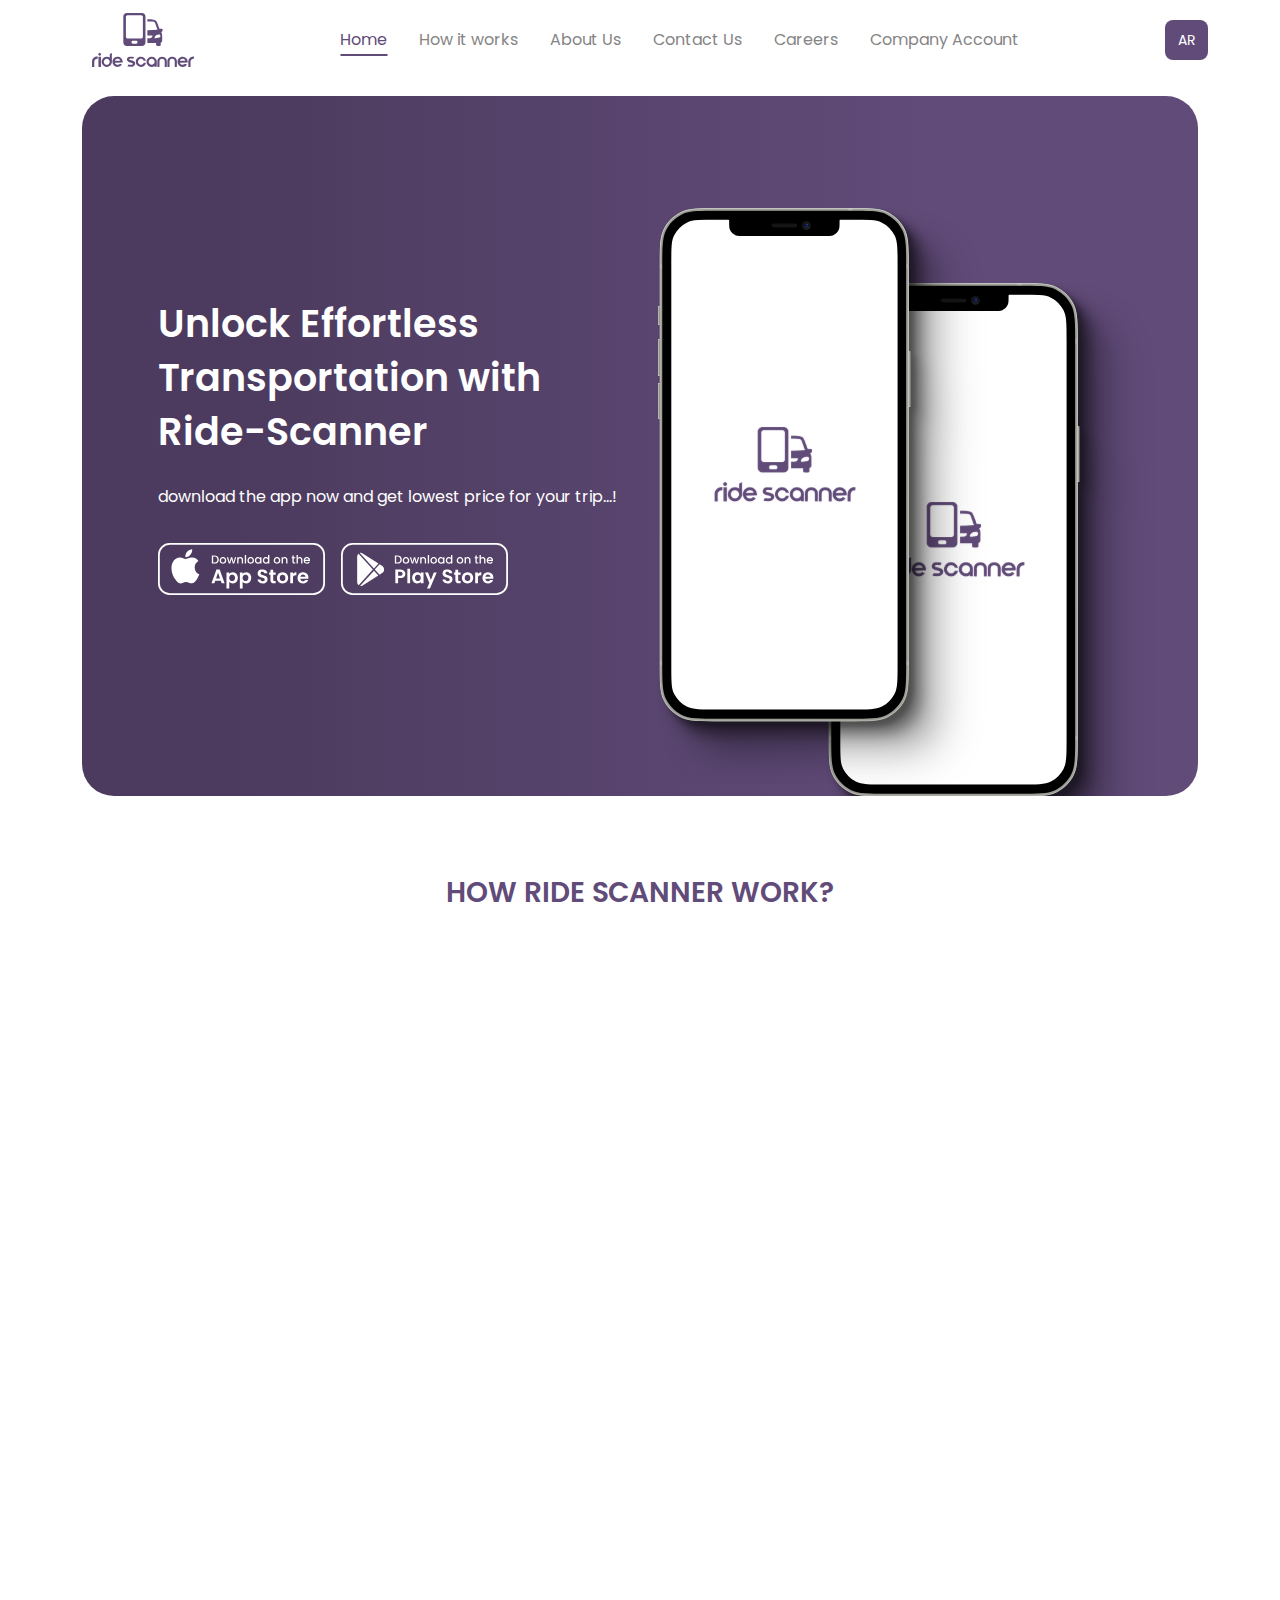
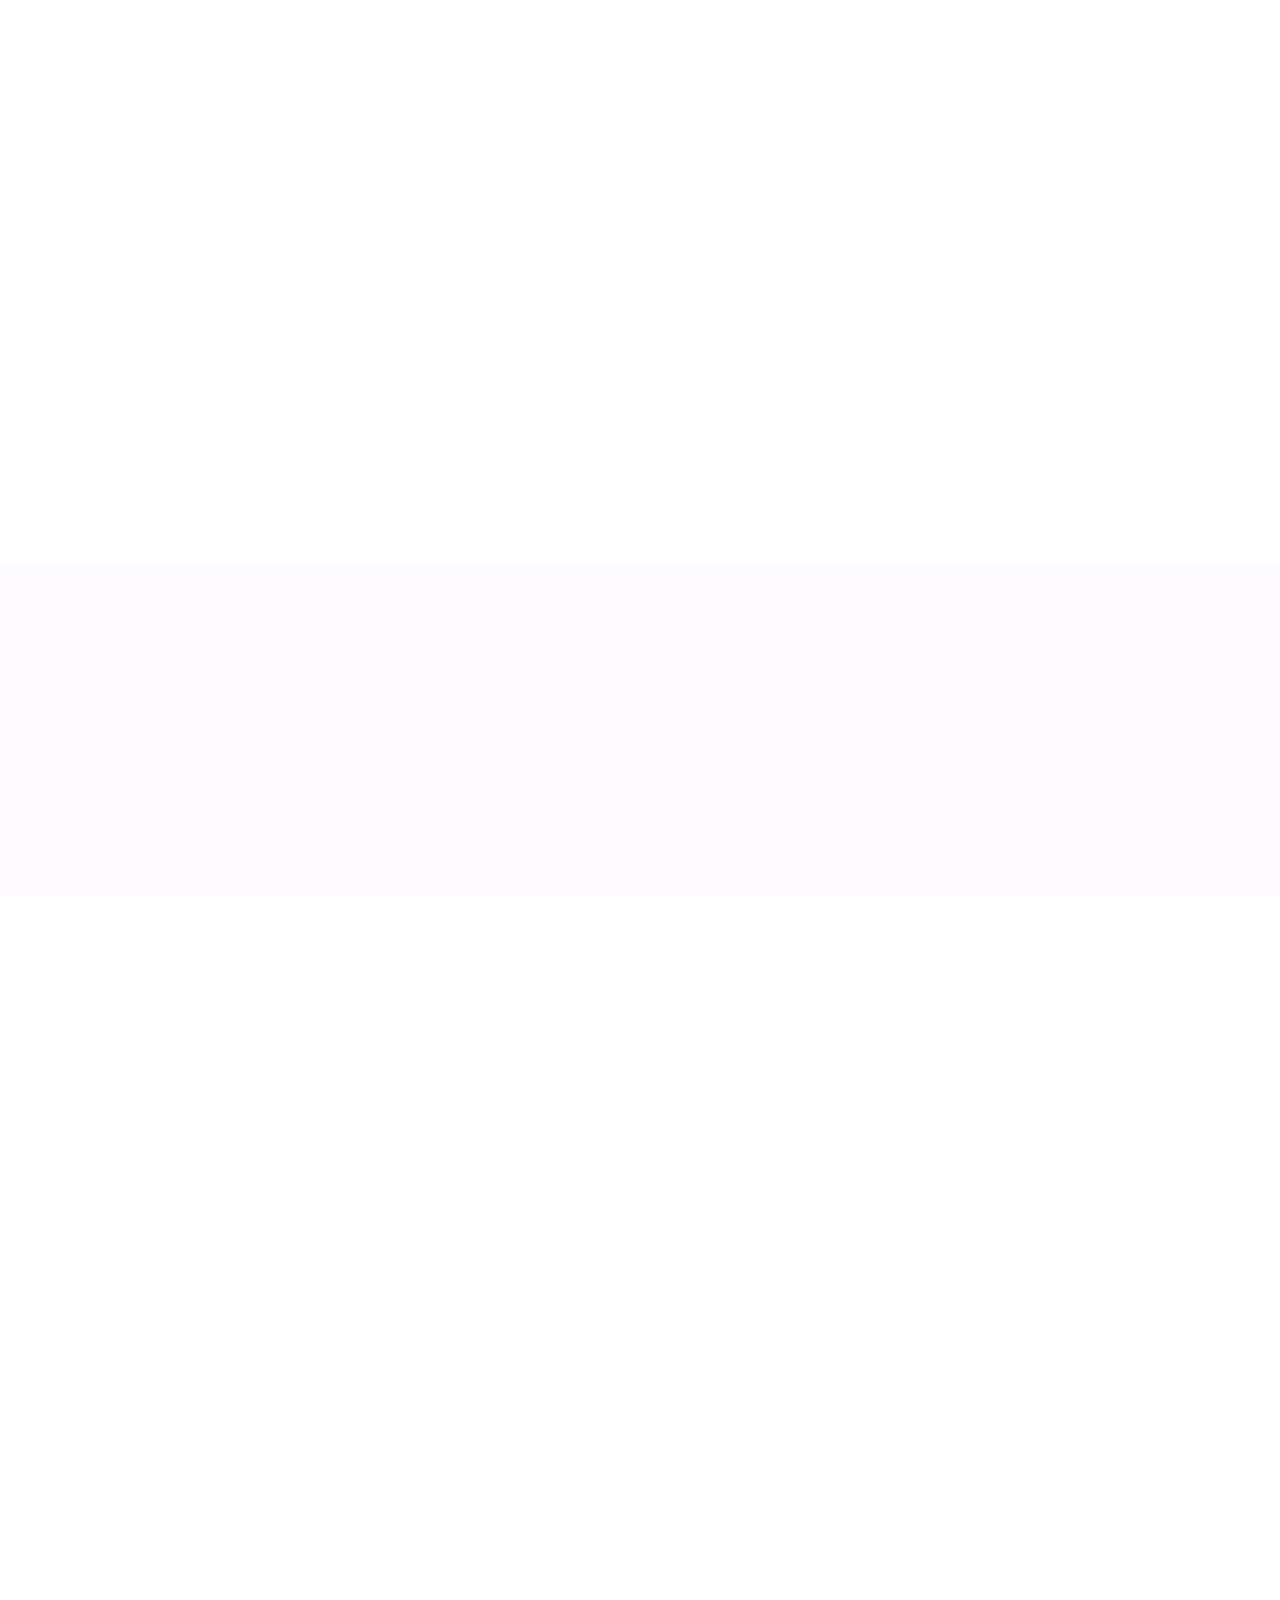
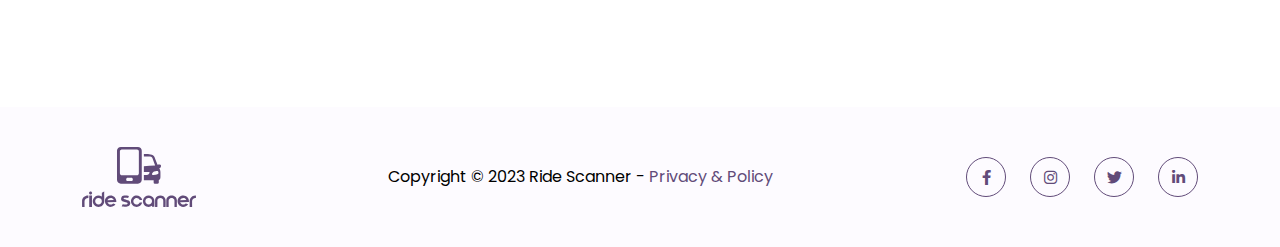
<file: index.html>
<html lang="en">
  <head>
    <meta charset="UTF-8" />
    <meta
      name="viewport"
      content="width=device-width, initial-scale=1.0 user-scalable= no shrink-to-fit= no"
    />
    <title>Ride Scanner</title>
    <!-- Favicon -->
    <link rel="shortcut icon" href="assets/imgs/fav.svg" />
    <!-- required css -->
    <link rel="stylesheet" href="assets/css/bootstrap.min.css" />
    <link rel="stylesheet" href="assets/css/fontawesome.min.css" />
    <link rel="stylesheet" href="assets/css/main.css" />
    <link rel="stylesheet" href="assets/css/filepond.min.css" />
    <link rel="stylesheet" href="assets/css/styleEn.css" />
  </head>

  <body>
    <!-- header -->
    <nav class="header">
      <div class="container d-flex align-items-center justify-content-between">
        <div class="logo">
          <a href="index.html"><img src="assets/imgs/logo.svg" /></a>
        </div>
        <div class="nav-links">
          <ul>
            <li class="nav-link">
              <a class="home active" href="index.html#home">Home</a>
            </li>
            <li class="nav-link">
              <a class="how-it-works" href="index.html#how-it-works"
                >How it works</a
              >
            </li>
            <li class="nav-link">
              <a class="about" href="index.html#about">About Us</a>
            </li>
            <li class="nav-link">
              <a class="contact-us" href="index.html#contact-us">Contact Us</a>
            </li>
            <li class="nav-link">
              <a href="careers.html">Careers</a>
            </li>
            <li class="nav-link submenulink">
              <span>Company Account </span>

              <ul class="submenu">
                <li class="submenuItem">
                  <a href="dashboard.html">Dashboard</a>
                </li>
                <li class="submenuItem">
                  <a href="login.html">Login</a>
                </li>
              </ul>
            </li>
          </ul>
        </div>
        <div class="btns d-flex gap-3">
          <button class="language btn">AR</button>
          <button class="btn toogler">
            <i class="fa-sharp fa-solid fa-bars"></i>
          </button>
        </div>
      </div>
    </nav>
    <!-- main-wrapper -->
    <main class="content">
      <!-- hero section -->
      <section id="home" class="hero-section sec">
        <div class="container">
          <div class="row">
            <div
              class="col-lg-6 col-12 d-flex align-items-center justify-content-center"
            >
              <div class="content-wrap">
                <h1 data-aos="fade-up">
                  Unlock Effortless Transportation with Ride-Scanner
                </h1>
                <p data-aos="fade-up">
                  download the app now and get lowest price for your trip...!
                </p>
                <div class="btns" data-aos="fade-up">
                  <a href="#!">
                    <img src="assets/imgs/app-store.svg" alt="app-store" />
                  </a>
                  <a href="#!">
                    <img src="assets/imgs/google-play.svg" alt="google-play" />
                  </a>
                </div>
              </div>
            </div>
            <div class="col-lg-6 col-12">
              <div class="mockup">
                <img
                  src="assets/imgs/mouckup-sp.svg"
                  data-aos="fade-up"
                  alt="mouckup"
                />
                <img
                  src="assets/imgs/mouckup-sp2.svg"
                  data-aos="fade-up"
                  alt="mouckup"
                />
              </div>
            </div>
          </div>
        </div>
      </section>
      <section id="how-it-works" class="how sec">
        <div class="container">
          <div class="sectionTitle pe-2 ps-2">
            <h2 data-aos="fade-up">How ride scanner work?</h2>
          </div>
          <div class="row">
            <div
              class="col-lg-3 col-md-4 col-6 p-2"
              data-aos="fade-up"
              data-aos-duration="500"
            >
              <div class="how-card">
                <div class="d-flex flex-column justify-content-center gap-3">
                  <div class="icon">
                    <h3>1</h3>
                  </div>
                  <h6>Search for Your Ride:</h6>
                </div>
                <p>
                  Enter your location and destination, and Ride-Scanner finds
                  top ride-hailing options nearby.
                </p>
              </div>
            </div>
            <div
              class="col-lg-3 col-md-4 col-6 p-2"
              data-aos="fade-up"
              data-aos-duration="500"
            >
              <div class="how-card">
                <div class="d-flex flex-column justify-content-center gap-3">
                  <div class="icon">
                    <h3>2</h3>
                  </div>
                  <h6>Compare and Choose:</h6>
                </div>
                <p>
                  Explore ride options with prices, vehicle details, and reviews
                  to make an informed choice.
                </p>
              </div>
            </div>
            <div
              class="col-lg-3 col-md-4 col-6 p-2"
              data-aos="fade-up"
              data-aos-duration="500"
            >
              <div class="how-card">
                <div class="d-flex flex-column justify-content-center gap-3">
                  <div class="icon">
                    <h3>3</h3>
                  </div>
                  <h6>Book Your Ride:</h6>
                </div>
                <p>
                  Tap to book your ideal ride and get instant confirmation with
                  trip details.
                </p>
              </div>
            </div>
            <div
              class="col-lg-3 col-md-4 col-6 p-2"
              data-aos="fade-up"
              data-aos-duration="500"
            >
              <div class="how-card">
                <div class="d-flex flex-column justify-content-center gap-3">
                  <div class="icon">
                    <h3>4</h3>
                  </div>
                  <h6>Enjoy Your Journey:</h6>
                </div>
                <p>
                  Relax and enjoy your ride while tracking your driver in
                  real-time for added convenience.
                </p>
              </div>
            </div>
            <div
              class="col-lg-3 col-md-4 col-6 p-2"
              data-aos="fade-up"
              data-aos-duration="500"
            >
              <div class="how-card">
                <div class="d-flex flex-column justify-content-center gap-3">
                  <div class="icon">
                    <h3>5</h3>
                  </div>
                  <h6>Rate and Review:</h6>
                </div>
                <p>
                  Rate and review your trip to help maintain service quality.
                </p>
              </div>
            </div>
            <div
              class="col-lg-3 col-md-4 col-6 p-2"
              data-aos="fade-up"
              data-aos-duration="500"
            >
              <div class="how-card">
                <div class="d-flex flex-column justify-content-center gap-3">
                  <div class="icon">
                    <h3>6</h3>
                  </div>
                  <h6>Payment Made Easy:</h6>
                </div>
                <p>
                  Pay conveniently in-app, no cash required – safe and
                  hassle-free.
                </p>
              </div>
            </div>
            <div
              class="col-lg-3 col-md-4 col-6 p-2"
              data-aos="fade-up"
              data-aos-duration="500"
            >
              <div class="how-card">
                <div class="d-flex flex-column justify-content-center gap-3">
                  <div class="icon">
                    <h3>7</h3>
                  </div>
                  <h6>Discover More:</h6>
                </div>
                <p>
                  Discover more in-app features: ride history, favorite drivers,
                  and loyalty rewards
                </p>
              </div>
            </div>
          </div>
        </div>
      </section>
      <!-- statics -->
      <section class="statics">
        <div id="about" class="container sec my-5">
          <div class="row">
            <div class="col-lg-6 col-12">
              <div class="about-description" data-aos="fade-down">
                <h2>
                  Ride-Scanner is not just a ride-finding app; it's a revolution
                  💥
                </h2>
                <h6>About Us 🌟</h6>
                <p>
                  Welcome to Ride-Scanner, the ultimate search engine for all
                  your ride-hailing needs. We understand the importance of
                  finding the best transportation options quickly and
                  efficiently, and that's why we've created a platform that
                  seamlessly links you to popular ride-hailing applications.
                </p>
                <h6>Our Vision 🚀</h6>
                <p>
                  Revolutionizing transportation through a seamless and
                  efficient ride-finding experience.
                </p>
                <h6>Our Mission ✨</h6>
                <p>
                  Providing riders with affordable and timely transportation
                  options, revolutionizing ride-hailing service by making it
                  faster, and more enjoyable.
                </p>
              </div>
            </div>
            <div
              class="col-lg-6 col-12 d-flex align-items-center justify-content-center"
            >
              <div data-aos="fade-up">
                <div class="img">
                  <img class="image" src="assets/imgs/about.jpeg" alt="" />
                  <div class="thumb">
                    <img src="assets/imgs/save.svg" alt="" />
                    <h6>Download the app now and save your money🚀</h6>
                  </div>
                </div>
              </div>
            </div>
          </div>
        </div>
        <div class="features sec" id="features">
          <div class="container">
            <div class="row">
              <div class="col-lg-4 col-12 p-lg-4 p-2">
                <div class="statics-card" data-aos="fade-up">
                  <img
                    src="assets/imgs/Cross-Screen Compatibility.svg"
                    alt="star"
                  />
                  <div class="d-flex align-content-center gap-2">
                    <h4>Cross-Screen Compatibility</h4>
                  </div>
                </div>
              </div>
              <div class="col-lg-4 col-12 p-lg-4 p-2">
                <div class="statics-card" data-aos="fade-up">
                  <img src="assets/imgs/speedy.svg" alt="driver" />
                  <div class="d-flex align-content-center gap-2">
                    <h4>Quick and Efficient App</h4>
                  </div>
                </div>
              </div>
              <div class="col-lg-4 col-12 p-lg-4 p-2">
                <div class="statics-card" data-aos="fade-up">
                  <img src="assets/imgs/app.svg" alt="Ride Completion" />
                  <div class="d-flex align-content-center gap-2">
                    <h4>User-friendly app</h4>
                  </div>
                </div>
              </div>
            </div>
          </div>
        </div>
      </section>
      <!-- contact-us section -->
      <section class="contact-us sec" id="contact-us">
        <div class="sectionTitle">
          <h2 data-aos="fade-up">Contact Us</h2>
          <p class="text-center" data-aos="fade-up">
            A full support team is at your service, do not hesitate to inquire
            about anything
          </p>
        </div>
        <div class="container">
          <div class="row">
            <div class="col-lg-6 col-12">
              <form action="" data-aos="fade-up">
                <input
                  type="text"
                  placeholder="Full Name"
                  name="name"
                  id="name"
                />
                <input
                  type="email"
                  placeholder="Email Address"
                  name="email"
                  id="email"
                />
                <input
                  type="text"
                  placeholder="Subject"
                  name="subject"
                  id="subject"
                />
                <textarea
                  name="message"
                  id="message"
                  placeholder="Message"
                  rows="4"
                ></textarea>
                <button type="submit">send</button>
              </form>
            </div>
            <div
              class="col-lg-6 col-12 map-area"
              style="height: 450px"
              data-aos="fade-up"
            >
              <div class="img w-100">
                <img src="assets/imgs/dots.svg" alt="" />
              </div>
            </div>
          </div>
        </div>
      </section>
    </main>
    <!-- footer -->
    <footer>
      <div class="container">
        <div class="row">
          <div
            class="col-12 flex-lg-row flex-column d-flex justify-content-between align-items-center footer"
          >
            <a class="logo" href="index.html">
              <img src="assets/imgs/logo.svg" alt="logo" />
            </a>
            <div class="copy d-flex gap-1">
              <p>Copyright © 2023 Ride Scanner -</p>
              <a href="privacy-policy.html">Privacy & Policy</a>
            </div>
            <ul class="social">
              <li>
                <a href="#!">
                  <i class="fa-brands fa-facebook-f"></i>
                </a>
              </li>
              <li>
                <a href="#!">
                  <i class="fa-brands fa-instagram"></i>
                </a>
              </li>
              <li>
                <a href="#!">
                  <i class="fa-brands fa-twitter"></i>
                </a>
              </li>
              <li>
                <a href="#!">
                  <i class="fa-brands fa-linkedin-in"></i>
                </a>
              </li>
            </ul>
          </div>
        </div>
      </div>
    </footer>
  </body>
  <script src="assets/js/main.js"></script>
  <script src="assets/js/filepond.min.js"></script>
  <script src="assets/js/app.js"></script>
</html>
</file>
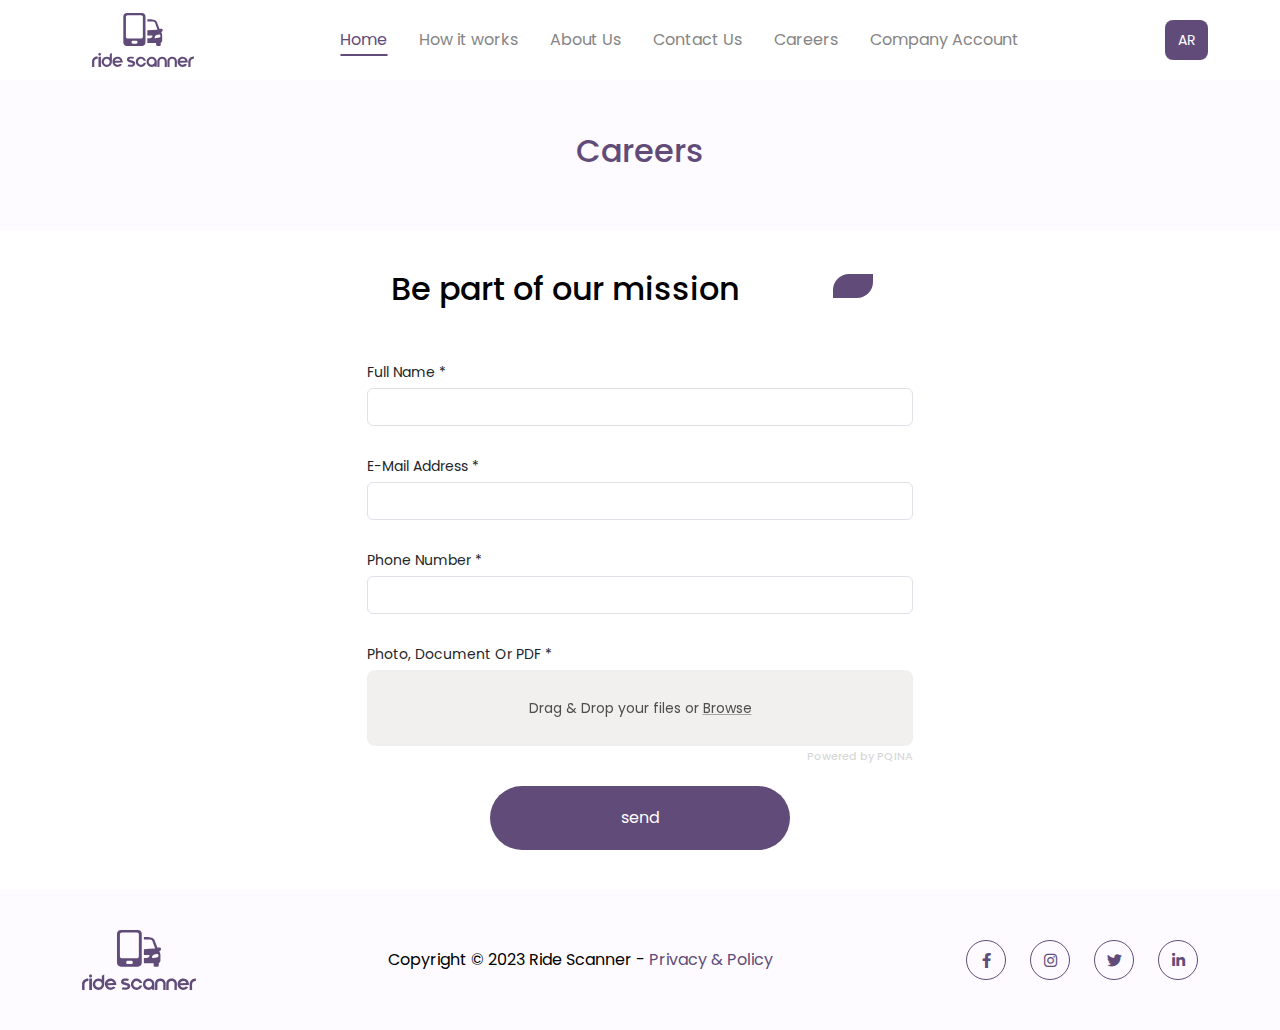
<file: careers.html>
<html lang="en">
  <head>
    <meta charset="UTF-8" />
    <meta
      name="viewport"
      content="width=device-width, initial-scale=1.0 user-scalable= no shrink-to-fit= no"
    />
    <title>Ride Scanner</title>
    <!-- Favicon -->
    <link rel="shortcut icon" href="assets/imgs/fav.svg" />
    <!-- required css -->
    <link rel="stylesheet" href="assets/css/bootstrap.min.css" />
    <link rel="stylesheet" href="assets/css/fontawesome.min.css" />
    <link rel="stylesheet" href="assets/css/main.css" />
    <link rel="stylesheet" href="assets/css/filepond.min.css" />
    <link rel="stylesheet" href="assets/css/styleEn.css" />
  </head>

  <body>
    <!-- header -->
    <nav class="header">
      <div class="container d-flex align-items-center justify-content-between">
        <div class="logo">
          <a href="index.html"><img src="assets/imgs/logo.svg" /></a>
        </div>
        <div class="nav-links">
          <ul>
            <li class="nav-link">
              <a class="home active" href="index.html#home">Home</a>
            </li>
            <li class="nav-link">
              <a class="how-it-works" href="index.html#how-it-works"
                >How it works</a
              >
            </li>
            <li class="nav-link">
              <a class="about" href="index.html#about">About Us</a>
            </li>
            <li class="nav-link">
              <a class="contact-us" href="index.html#contact-us">Contact Us</a>
            </li>
            <li class="nav-link">
              <a href="careers.html">Careers</a>
            </li>
            <li class="nav-link submenulink">
              <span>Company Account</span>
              <ul class="submenu">
                <li class="submenuItem">
                  <a href="dashboard.html">Dashboard</a>
                </li>
                <li class="submenuItem">
                  <a href="login.html">Login</a>
                </li>
              </ul>
            </li>
          </ul>
        </div>
        <div class="btns d-flex gap-3">
          <button class="language btn">AR</button>
          <button class="btn toogler">
            <i class="fa-sharp fa-solid fa-bars"></i>
          </button>
        </div>
      </div>
    </nav>
    <!-- main-wrapper -->
    <main class="content">
      <!-- careers form -->
      <div class="banner">
        <h1>Careers</h1>
      </div>
      <section class="careersForm">
        <div class="container">
          <div class="row">
            <div class="col-sm-10 col-md-8 col-lg-6 m-auto">
              <h2 class="title">Be part of our mission</h2>
              <form action="">
                <div>
                  <label for="fullNameInput"> Full Name * </label>
                  <input
                    type="text"
                    name="fullName"
                    id="fullNameInput"
                    class="form-control"
                  />
                </div>
                <div>
                  <label for="emailInput"> E-Mail Address * </label>
                  <input
                    type="email"
                    name="email"
                    id="emailInput"
                    class="form-control"
                  />
                </div>
                <div>
                  <label for="phoneNumberInput"> Phone Number * </label>
                  <input
                    type="tel"
                    name="phoneNumber"
                    id="phoneNumberInput"
                    class="form-control"
                  />
                </div>
                <div>
                  <label for="fileInput"> Photo, Document Or PDF * </label>
                  <input
                    type="file"
                    name="file"
                    id="fileInput"
                    class="filepond-multiple"
                  />
                </div>
                <button type="submit" class="send">send</button>
              </form>
            </div>
          </div>
        </div>
      </section>
    </main>
    <!-- footer -->
    <footer>
      <div class="container">
        <div class="row">
          <div
            class="col-12 flex-lg-row flex-column d-flex justify-content-between align-items-center footer"
          >
            <a class="logo" href="index.html">
              <img src="assets/imgs/logo.svg" alt="logo" />
            </a>
            <div class="copy d-flex gap-1">
              <p>Copyright © 2023 Ride Scanner -</p>
              <a href="privacy-policy.html">Privacy & Policy</a>
            </div>
            <ul class="social">
              <li>
                <a href="#!">
                  <i class="fa-brands fa-facebook-f"></i>
                </a>
              </li>
              <li>
                <a href="#!">
                  <i class="fa-brands fa-instagram"></i>
                </a>
              </li>
              <li>
                <a href="#!">
                  <i class="fa-brands fa-twitter"></i>
                </a>
              </li>
              <li>
                <a href="#!">
                  <i class="fa-brands fa-linkedin-in"></i>
                </a>
              </li>
            </ul>
          </div>
        </div>
      </div>
    </footer>
  </body>
  <script src="assets/js/main.js"></script>
  <script src="assets/js/filepond.min.js"></script>
  <script src="assets/js/app.js"></script>
  <script>
    $(document).ready(function () {
      $(".filepond-multiple").filepond({
        allowMultiple: true,
      });
    });
  </script>
</html>
</file>
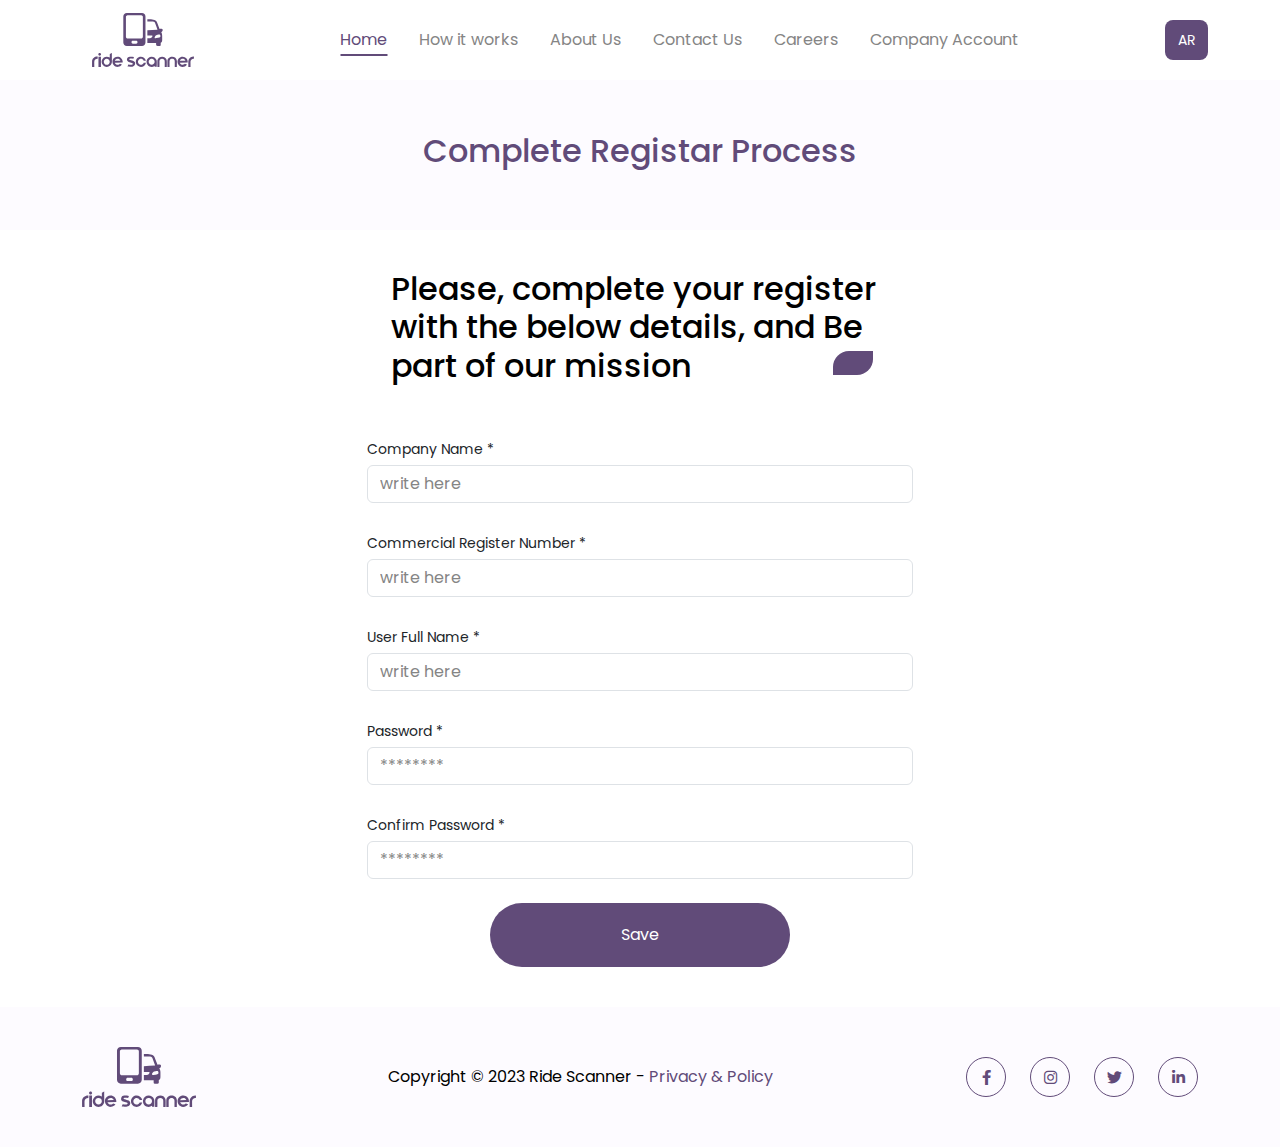
<file: complete-register.html>
<html lang="en">
  <head>
    <meta charset="UTF-8" />
    <meta
      name="viewport"
      content="width=device-width, initial-scale=1.0 user-scalable= no shrink-to-fit= no"
    />
    <title>Ride Scanner | complete register</title>
    <!-- Favicon -->
    <link rel="shortcut icon" href="assets/imgs/fav.svg" />
    <!-- required css -->
    <link rel="stylesheet" href="assets/css/bootstrap.min.css" />
    <link rel="stylesheet" href="assets/css/fontawesome.min.css" />
    <link rel="stylesheet" href="assets/css/main.css" />
    <link rel="stylesheet" href="assets/css/filepond.min.css" />
    <link rel="stylesheet" href="assets/css/styleEn.css" />
  </head>

  <body>
    <!-- header -->
    <nav class="header">
      <div class="container d-flex align-items-center justify-content-between">
        <div class="logo">
          <a href="index.html"><img src="assets/imgs/logo.svg" /></a>
        </div>
        <div class="nav-links">
          <ul>
            <li class="nav-link">
              <a class="home active" href="index.html#home">Home</a>
            </li>
            <li class="nav-link">
              <a class="how-it-works" href="index.html#how-it-works"
                >How it works</a
              >
            </li>
            <li class="nav-link">
              <a class="about" href="index.html#about">About Us</a>
            </li>
            <li class="nav-link">
              <a class="contact-us" href="index.html#contact-us">Contact Us</a>
            </li>
            <li class="nav-link">
              <a href="careers.html">Careers</a>
            </li>
            <li class="nav-link submenulink">
              <span>Company Account</span>
              <ul class="submenu">
                <li class="submenuItem">
                  <a href="dashboard.html">Dashboard</a>
                </li>
                <li class="submenuItem">
                  <a href="login.html">Login</a>
                </li>
              </ul>
            </li>
          </ul>
        </div>
        <div class="btns d-flex gap-3">
          <button class="language btn">AR</button>
          <button class="btn toogler">
            <i class="fa-sharp fa-solid fa-bars"></i>
          </button>
        </div>
      </div>
    </nav>
    <!-- main-wrapper -->
    <main class="content">
      <!-- careers form -->
      <div class="banner">
        <h1>Complete Registar Process</h1>
      </div>
      <section class="careersForm registerForm">
        <div class="container">
          <div class="row">
            <div class="col-sm-10 col-md-8 col-lg-6 m-auto">
              <h2 class="title">
                Please, complete your register with the below details, and Be
                part of our mission
              </h2>
              <form action="dashboard.html">
                <div>
                  <label for="companyNameInput"> Company Name * </label>
                  <input
                    type="text"
                    name="companyName"
                    id="companyNameInput"
                    class="form-control"
                    placeholder="write here"
                  />
                </div>
                <div>
                  <label for="commercialNumberInput">
                    Commercial Register Number *
                  </label>
                  <input
                    type="number"
                    name="commercialNumber"
                    id="commercialNumberInput"
                    class="form-control"
                    placeholder="write here"
                  />
                </div>
                <div>
                  <label for="userNameInput"> User Full Name * </label>
                  <input
                    type="number"
                    name="userName"
                    id="userNameInput"
                    class="form-control"
                    placeholder="write here"
                  />
                </div>
                <div>
                  <label for="passwordInput"> Password * </label>
                  <input
                    type="password"
                    name="password"
                    id="passwordInput"
                    class="form-control"
                    placeholder="********"
                  />
                </div>
                <div>
                  <label for="confirmPasswordInput"> Confirm Password * </label>
                  <input
                    type="password"
                    name="confirmPasswordInput"
                    id="confirmPasswordInput"
                    class="form-control"
                    placeholder="********"
                  />
                </div>
                <button type="submit" class="send">Save</button>
              </form>
            </div>
          </div>
        </div>
      </section>
    </main>
    <!-- footer -->
    <footer>
      <div class="container">
        <div class="row">
          <div
            class="col-12 flex-lg-row flex-column d-flex justify-content-between align-items-center footer"
          >
            <a class="logo" href="index.html">
              <img src="assets/imgs/logo.svg" alt="logo" />
            </a>
            <div class="copy d-flex gap-1">
              <p>Copyright © 2023 Ride Scanner -</p>
              <a href="privacy-policy.html">Privacy & Policy</a>
            </div>
            <ul class="social">
              <li>
                <a href="#!">
                  <i class="fa-brands fa-facebook-f"></i>
                </a>
              </li>
              <li>
                <a href="#!">
                  <i class="fa-brands fa-instagram"></i>
                </a>
              </li>
              <li>
                <a href="#!">
                  <i class="fa-brands fa-twitter"></i>
                </a>
              </li>
              <li>
                <a href="#!">
                  <i class="fa-brands fa-linkedin-in"></i>
                </a>
              </li>
            </ul>
          </div>
        </div>
      </div>
    </footer>
  </body>
  <script src="assets/js/main.js"></script>
  <script src="assets/js/filepond.min.js"></script>
  <script src="assets/js/app.js"></script>
</html>
</file>
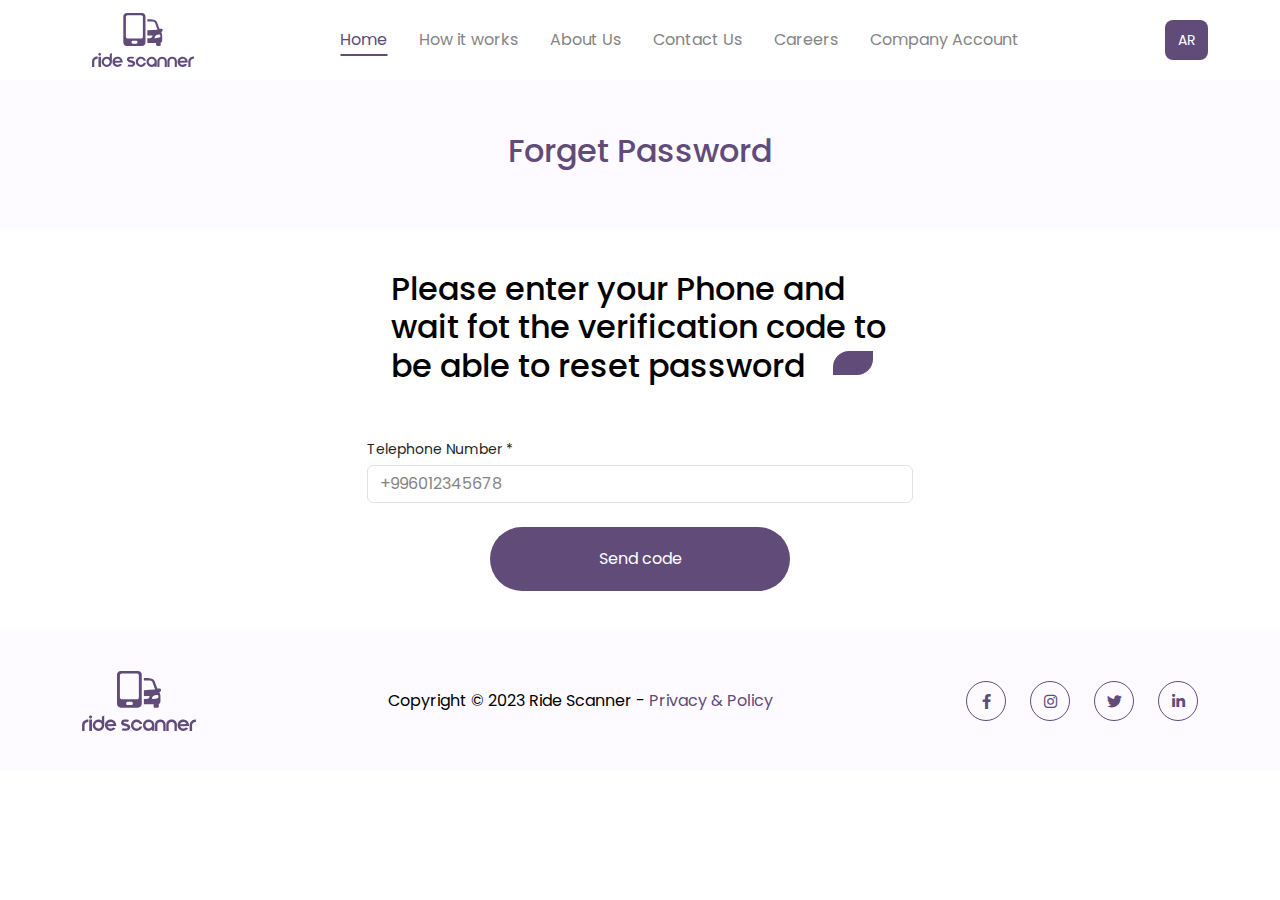
<file: forget.html>
<html lang="en">
  <head>
    <meta charset="UTF-8" />
    <meta
      name="viewport"
      content="width=device-width, initial-scale=1.0 user-scalable= no shrink-to-fit= no"
    />
    <title>Ride Scanner | forget password</title>
    <!-- Favicon -->
    <link rel="shortcut icon" href="assets/imgs/fav.svg" />
    <!-- required css -->
    <link rel="stylesheet" href="assets/css/bootstrap.min.css" />
    <link rel="stylesheet" href="assets/css/fontawesome.min.css" />
    <link rel="stylesheet" href="assets/css/main.css" />
    <link rel="stylesheet" href="assets/css/filepond.min.css" />
    <link rel="stylesheet" href="assets/css/styleEn.css" />
  </head>

  <body>
    <!-- header -->
    <nav class="header">
      <div class="container d-flex align-items-center justify-content-between">
        <div class="logo">
          <a href="index.html"><img src="assets/imgs/logo.svg" /></a>
        </div>
        <div class="nav-links">
          <ul>
            <li class="nav-link">
              <a class="home active" href="index.html#home">Home</a>
            </li>
            <li class="nav-link">
              <a class="how-it-works" href="index.html#how-it-works"
                >How it works</a
              >
            </li>
            <li class="nav-link">
              <a class="about" href="index.html#about">About Us</a>
            </li>
            <li class="nav-link">
              <a class="contact-us" href="index.html#contact-us">Contact Us</a>
            </li>
            <li class="nav-link">
              <a href="careers.html">Careers</a>
            </li>
            <li class="nav-link submenulink">
              <span>Company Account</span>
              <ul class="submenu">
                <li class="submenuItem">
                  <a href="dashboard.html">Dashboard</a>
                </li>
                <li class="submenuItem">
                  <a href="login.html">Login</a>
                </li>
              </ul>
            </li>
          </ul>
        </div>
        <div class="btns d-flex gap-3">
          <button class="language btn">AR</button>
          <button class="btn toogler">
            <i class="fa-sharp fa-solid fa-bars"></i>
          </button>
        </div>
      </div>
    </nav>
    <!-- main-wrapper -->
    <main class="content">
      <!-- careers form -->
      <div class="banner">
        <h1>Forget Password</h1>
      </div>
      <section class="careersForm forgetForm">
        <div class="container">
          <div class="row">
            <div class="col-sm-10 col-md-8 col-lg-6 m-auto">
              <h2 class="title">
                Please enter your Phone and wait fot the verification code to be
                able to reset password
              </h2>
              <form action="otp.html">
                <div>
                  <label for="telephoneNumberInput"> Telephone Number * </label>
                  <input
                    type="tel"
                    name="telephoneNumber"
                    id="telephoneNumberInput"
                    class="form-control"
                    placeholder="+996012345678"
                  />
                </div>
                <button type="submit" class="send">Send code</button>
              </form>
            </div>
          </div>
        </div>
      </section>
    </main>
    <!-- footer -->
    <footer>
      <div class="container">
        <div class="row">
          <div
            class="col-12 flex-lg-row flex-column d-flex justify-content-between align-items-center footer"
          >
            <a class="logo" href="index.html">
              <img src="assets/imgs/logo.svg" alt="logo" />
            </a>
            <div class="copy d-flex gap-1">
              <p>Copyright © 2023 Ride Scanner -</p>
              <a href="privacy-policy.html">Privacy & Policy</a>
            </div>
            <ul class="social">
              <li>
                <a href="#!">
                  <i class="fa-brands fa-facebook-f"></i>
                </a>
              </li>
              <li>
                <a href="#!">
                  <i class="fa-brands fa-instagram"></i>
                </a>
              </li>
              <li>
                <a href="#!">
                  <i class="fa-brands fa-twitter"></i>
                </a>
              </li>
              <li>
                <a href="#!">
                  <i class="fa-brands fa-linkedin-in"></i>
                </a>
              </li>
            </ul>
          </div>
        </div>
      </div>
    </footer>
  </body>
  <script src="assets/js/main.js"></script>
  <script src="assets/js/filepond.min.js"></script>
  <script src="assets/js/app.js"></script>
</html>
</file>
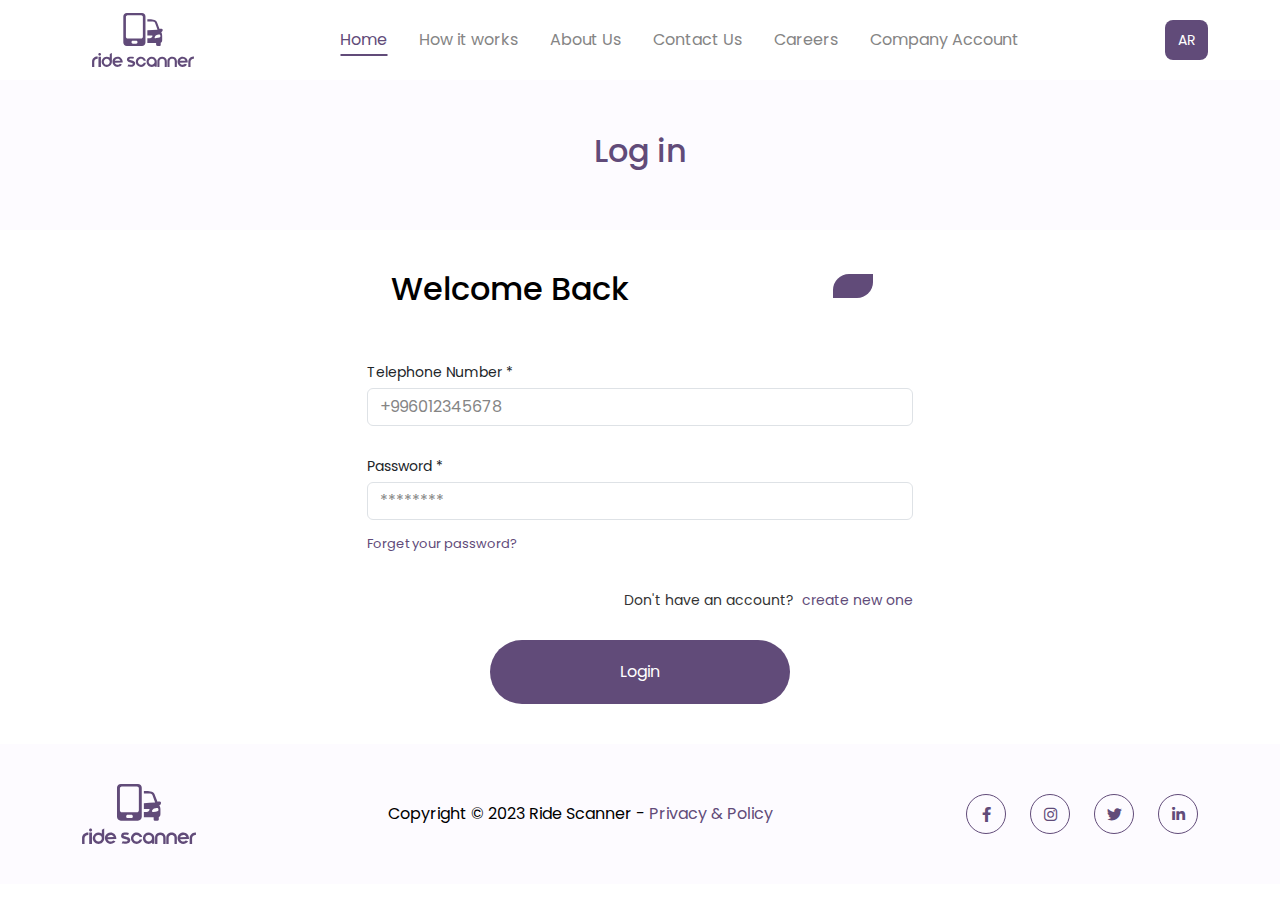
<file: login.html>
<html lang="en">
  <head>
    <meta charset="UTF-8" />
    <meta
      name="viewport"
      content="width=device-width, initial-scale=1.0 user-scalable= no shrink-to-fit= no"
    />
    <title>Ride Scanner | login</title>
    <!-- Favicon -->
    <link rel="shortcut icon" href="assets/imgs/fav.svg" />
    <!-- required css -->
    <link rel="stylesheet" href="assets/css/bootstrap.min.css" />
    <link rel="stylesheet" href="assets/css/fontawesome.min.css" />
    <link rel="stylesheet" href="assets/css/main.css" />
    <link rel="stylesheet" href="assets/css/filepond.min.css" />
    <link rel="stylesheet" href="assets/css/styleEn.css" />
  </head>

  <body>
    <!-- header -->
    <nav class="header">
      <div class="container d-flex align-items-center justify-content-between">
        <div class="logo">
          <a href="index.html"><img src="assets/imgs/logo.svg" /></a>
        </div>
        <div class="nav-links">
          <ul>
            <li class="nav-link">
              <a class="home active" href="index.html#home">Home</a>
            </li>
            <li class="nav-link">
              <a class="how-it-works" href="index.html#how-it-works"
                >How it works</a
              >
            </li>
            <li class="nav-link">
              <a class="about" href="index.html#about">About Us</a>
            </li>
            <li class="nav-link">
              <a class="contact-us" href="index.html#contact-us">Contact Us</a>
            </li>
            <li class="nav-link">
              <a href="careers.html">Careers</a>
            </li>
            <li class="nav-link submenulink">
              <span>Company Account</span>
              <ul class="submenu">
                <li class="submenuItem">
                  <a href="dashboard.html">Dashboard</a>
                </li>
                <li class="submenuItem">
                  <a href="login.html">Login</a>
                </li>
              </ul>
            </li>
          </ul>
        </div>
        <div class="btns d-flex gap-3">
          <button class="language btn">AR</button>
          <button class="btn toogler">
            <i class="fa-sharp fa-solid fa-bars"></i>
          </button>
        </div>
      </div>
    </nav>
    <!-- main-wrapper -->
    <main class="content">
      <!-- careers form -->
      <div class="banner">
        <h1>Log in</h1>
      </div>
      <section class="careersForm registerForm">
        <div class="container">
          <div class="row">
            <div class="col-sm-10 col-md-8 col-lg-6 m-auto">
              <h2 class="title">Welcome Back</h2>
              <form action="dashboard.html">
                <div>
                  <label for="telephoneNumberInput"> Telephone Number * </label>
                  <input
                    type="tel"
                    name="telephoneNumber"
                    id="telephoneNumberInput"
                    class="form-control"
                    placeholder="+996012345678"
                  />
                </div>
                <div>
                  <label for="passwordInput"> Password * </label>
                  <input
                    type="password"
                    name="password"
                    id="passwordInput"
                    class="form-control"
                    placeholder="********"
                  />
                  <a href="forget.html" class="forgetLink"
                    >Forget your password?</a
                  >
                </div>
                <div class="reverseAuthForm">
                  <span>Don't have an account?</span>
                  <a href="register.html">create new one</a>
                </div>
                <button type="submit" class="send">Login</button>
              </form>
            </div>
          </div>
        </div>
      </section>
    </main>
    <!-- footer -->
    <footer>
      <div class="container">
        <div class="row">
          <div
            class="col-12 flex-lg-row flex-column d-flex justify-content-between align-items-center footer"
          >
            <a class="logo" href="index.html">
              <img src="assets/imgs/logo.svg" alt="logo" />
            </a>
            <div class="copy d-flex gap-1">
              <p>Copyright © 2023 Ride Scanner -</p>
              <a href="privacy-policy.html">Privacy & Policy</a>
            </div>
            <ul class="social">
              <li>
                <a href="#!">
                  <i class="fa-brands fa-facebook-f"></i>
                </a>
              </li>
              <li>
                <a href="#!">
                  <i class="fa-brands fa-instagram"></i>
                </a>
              </li>
              <li>
                <a href="#!">
                  <i class="fa-brands fa-twitter"></i>
                </a>
              </li>
              <li>
                <a href="#!">
                  <i class="fa-brands fa-linkedin-in"></i>
                </a>
              </li>
            </ul>
          </div>
        </div>
      </div>
    </footer>
  </body>
  <script src="assets/js/main.js"></script>
  <script src="assets/js/filepond.min.js"></script>
  <script src="assets/js/app.js"></script>
</html>
</file>
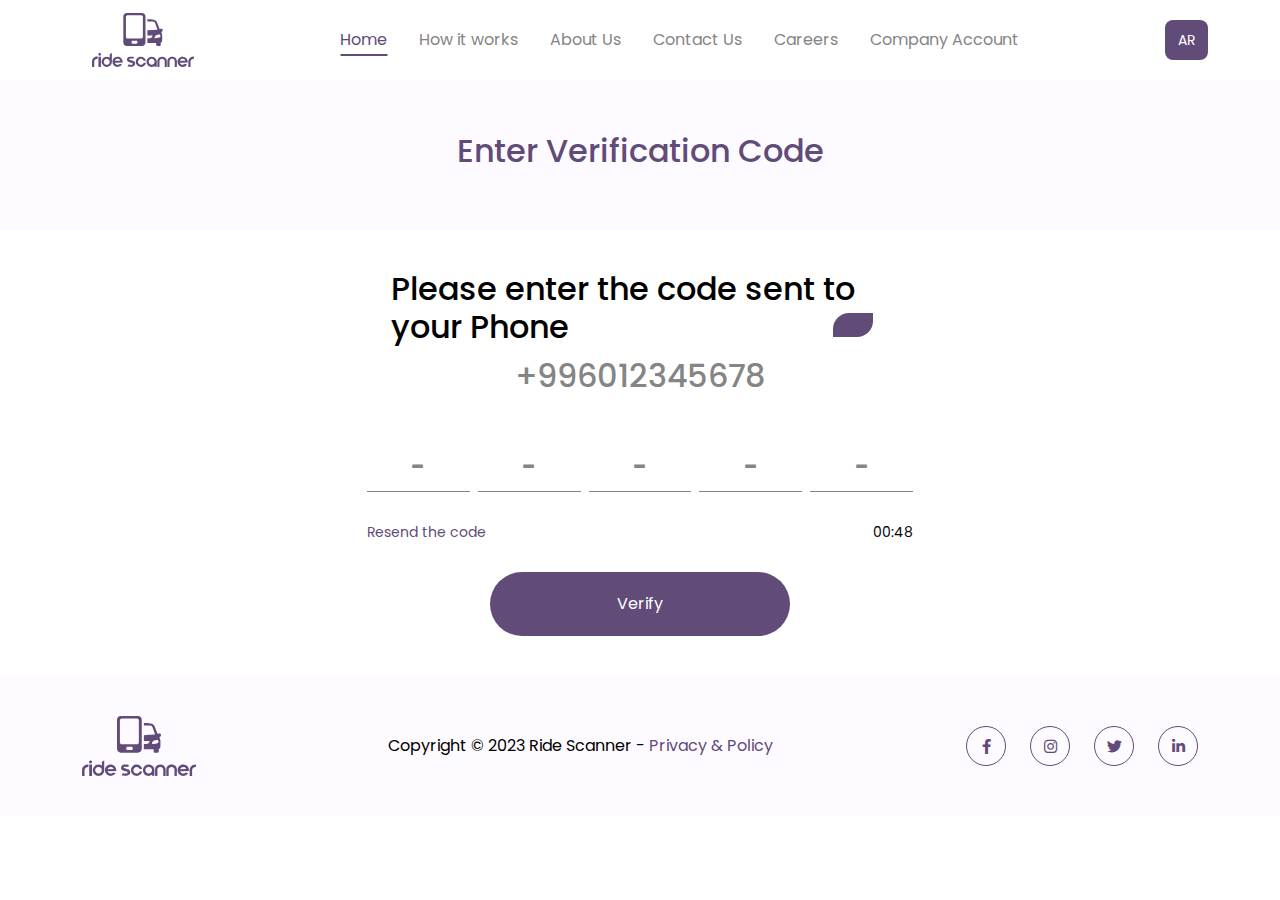
<file: otp.html>
<html lang="en">
  <head>
    <meta charset="UTF-8" />
    <meta
      name="viewport"
      content="width=device-width, initial-scale=1.0 user-scalable= no shrink-to-fit= no"
    />
    <title>Ride Scanner | otp</title>
    <!-- Favicon -->
    <link rel="shortcut icon" href="assets/imgs/fav.svg" />
    <!-- required css -->
    <link rel="stylesheet" href="assets/css/bootstrap.min.css" />
    <link rel="stylesheet" href="assets/css/fontawesome.min.css" />
    <link rel="stylesheet" href="assets/css/main.css" />
    <link rel="stylesheet" href="assets/css/filepond.min.css" />
    <link rel="stylesheet" href="assets/css/styleEn.css" />
  </head>

  <body>
    <!-- header -->
    <nav class="header">
      <div class="container d-flex align-items-center justify-content-between">
        <div class="logo">
          <a href="index.html"><img src="assets/imgs/logo.svg" /></a>
        </div>
        <div class="nav-links">
          <ul>
            <li class="nav-link">
              <a class="home active" href="index.html#home">Home</a>
            </li>
            <li class="nav-link">
              <a class="how-it-works" href="index.html#how-it-works"
                >How it works</a
              >
            </li>
            <li class="nav-link">
              <a class="about" href="index.html#about">About Us</a>
            </li>
            <li class="nav-link">
              <a class="contact-us" href="index.html#contact-us">Contact Us</a>
            </li>
            <li class="nav-link">
              <a href="careers.html">Careers</a>
            </li>
            <li class="nav-link submenulink">
              <span>Company Account</span>
              <ul class="submenu">
                <li class="submenuItem">
                  <a href="dashboard.html">Dashboard</a>
                </li>
                <li class="submenuItem">
                  <a href="login.html">Login</a>
                </li>
              </ul>
            </li>
          </ul>
        </div>
        <div class="btns d-flex gap-3">
          <button class="language btn">AR</button>
          <button class="btn toogler">
            <i class="fa-sharp fa-solid fa-bars"></i>
          </button>
        </div>
      </div>
    </nav>
    <!-- main-wrapper -->
    <main class="content">
      <!-- careers form -->
      <div class="banner">
        <h1>Enter Verification Code</h1>
      </div>
      <section class="careersForm otpForm">
        <div class="container">
          <div class="row">
            <div class="col-sm-10 col-md-8 col-lg-6 m-auto">
              <h2 class="title">Please enter the code sent to your Phone</h2>
              <h2 class="subtitle">+996012345678</h2>
              <!-- if this form opened from forget password, action will be reset-password.html -->
              <!-- if this form opened from register, action will complete-register.html -->
              <form action="complete-register.html">
                <div class="otpCodesContainer">
                  <input
                    type="text"
                    name="otpCodeChar1"
                    id="otpCodeChar1Input"
                    placeholder="-"
                    maxlength="1"
                  />
                  <input
                    type="text"
                    name="otpCodeChar2"
                    id="otpCodeChar2Input"
                    placeholder="-"
                    maxlength="1"
                  />
                  <input
                    type="text"
                    name="otpCodeChar3"
                    id="otpCodeChar3Input"
                    placeholder="-"
                    maxlength="1"
                  />
                  <input
                    type="text"
                    name="otpCodeChar4"
                    id="otpCodeChar4Input"
                    placeholder="-"
                    maxlength="1"
                  />
                  <input
                    type="text"
                    name="otpCodeChar5"
                    id="otpCodeChar5Input"
                    placeholder="-"
                    maxlength="1"
                  />
                </div>
                <div class="otpTimerBox">
                  <a class="otpLink" href="otp.html">Resend the code</a>
                  <span class="otpTimer">00:48</span>
                </div>
                <button type="submit" class="send">Verify</button>
              </form>
            </div>
          </div>
        </div>
      </section>
    </main>
    <!-- footer -->
    <footer>
      <div class="container">
        <div class="row">
          <div
            class="col-12 flex-lg-row flex-column d-flex justify-content-between align-items-center footer"
          >
            <a class="logo" href="index.html">
              <img src="assets/imgs/logo.svg" alt="logo" />
            </a>
            <div class="copy d-flex gap-1">
              <p>Copyright © 2023 Ride Scanner -</p>
              <a href="privacy-policy.html">Privacy & Policy</a>
            </div>
            <ul class="social">
              <li>
                <a href="#!">
                  <i class="fa-brands fa-facebook-f"></i>
                </a>
              </li>
              <li>
                <a href="#!">
                  <i class="fa-brands fa-instagram"></i>
                </a>
              </li>
              <li>
                <a href="#!">
                  <i class="fa-brands fa-twitter"></i>
                </a>
              </li>
              <li>
                <a href="#!">
                  <i class="fa-brands fa-linkedin-in"></i>
                </a>
              </li>
            </ul>
          </div>
        </div>
      </div>
    </footer>
  </body>
  <script src="assets/js/main.js"></script>
  <script src="assets/js/filepond.min.js"></script>
  <script src="assets/js/app.js"></script>
</html>
</file>
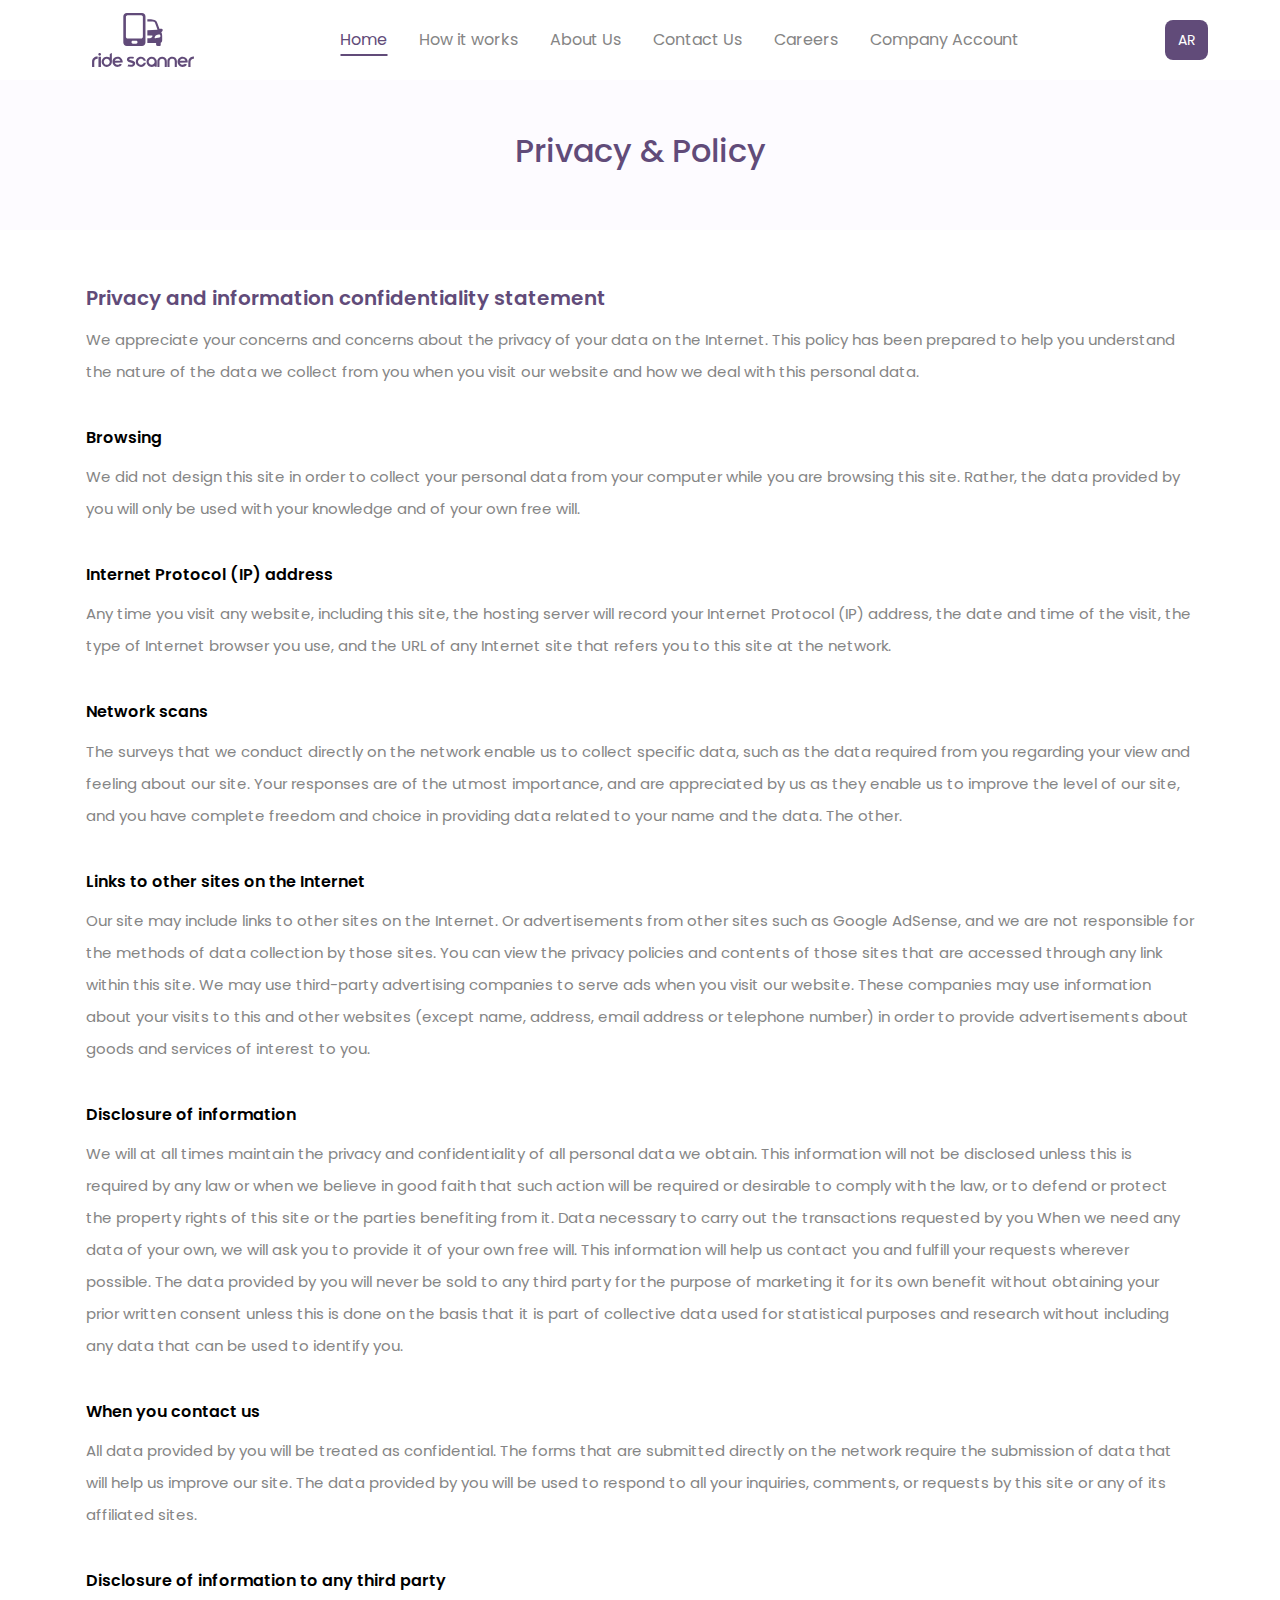
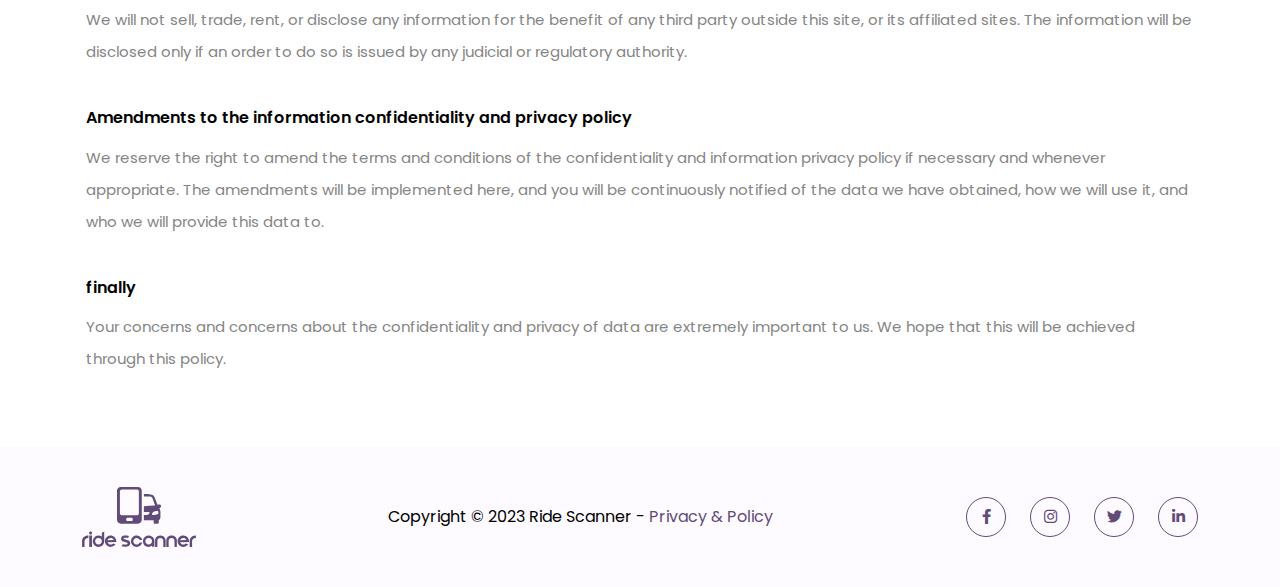
<file: privacy-policy.html>
<html lang="en">
  <head>
    <meta charset="UTF-8" />
    <meta
      name="viewport"
      content="width=device-width, initial-scale=1.0 user-scalable= no shrink-to-fit= no"
    />
    <title>Ride Scanner</title>
    <!-- Favicon -->
    <link rel="shortcut icon" href="assets/imgs/fav.svg" />
    <!-- required css -->
    <link rel="stylesheet" href="assets/css/bootstrap.min.css" />
    <link rel="stylesheet" href="assets/css/fontawesome.min.css" />
    <link rel="stylesheet" href="assets/css/main.css" />
    <link rel="stylesheet" href="assets/css/filepond.min.css" />
    <link rel="stylesheet" href="assets/css/styleEn.css" />
  </head>

  <body>
    <!-- header -->
    <nav class="header">
      <div class="container d-flex align-items-center justify-content-between">
        <div class="logo">
          <a href="index.html"><img src="assets/imgs/logo.svg" /></a>
        </div>
        <div class="nav-links">
          <ul>
            <li class="nav-link">
              <a class="home active" href="index.html#home">Home</a>
            </li>
            <li class="nav-link">
              <a class="how-it-works" href="index.html#how-it-works"
                >How it works</a
              >
            </li>
            <li class="nav-link">
              <a class="about" href="index.html#about">About Us</a>
            </li>
            <li class="nav-link">
              <a class="contact-us" href="index.html#contact-us">Contact Us</a>
            </li>
            <li class="nav-link">
              <a href="careers.html">Careers</a>
            </li>
            <li class="nav-link submenulink">
              <span>Company Account</span>
              <ul class="submenu">
                <li class="submenuItem">
                  <a href="dashboard.html">Dashboard</a>
                </li>
                <li class="nav-link submenulink">
                  <span>Company Account</span>
                  <ul class="submenu">
                    <li class="submenuItem">
                      <a href="dashboard.html">Dashboard</a>
                    </li>
                    <li class="submenuItem">
                      <a href="login.html">Login</a>
                    </li>
                  </ul>
                </li>
              </ul>
            </li>
          </ul>
        </div>
        <div class="btns d-flex gap-3">
          <button class="language btn">AR</button>
          <button class="btn toogler">
            <i class="fa-sharp fa-solid fa-bars"></i>
          </button>
        </div>
      </div>
    </nav>
    <!-- main-wrapper -->
    <main class="content">
      <div class="banner">
        <h1>Privacy & Policy</h1>
      </div>
      <section class="privacy-policy">
        <div class="container">
          <div class="row align-items-center justify-content-around">
            <div class="col-12 p-3">
              <h3>Privacy and information confidentiality statement</h3>
              <p>
                We appreciate your concerns and concerns about the privacy of
                your data on the Internet. This policy has been prepared to help
                you understand the nature of the data we collect from you when
                you visit our website and how we deal with this personal data.
              </p>
              <br />
              <h6>Browsing</h6>
              <p>
                We did not design this site in order to collect your personal
                data from your computer while you are browsing this site.
                Rather, the data provided by you will only be used with your
                knowledge and of your own free will.
              </p>
              <br />
              <h6>Internet Protocol (IP) address</h6>
              <p>
                Any time you visit any website, including this site, the hosting
                server will record your Internet Protocol (IP) address, the date
                and time of the visit, the type of Internet browser you use, and
                the URL of any Internet site that refers you to this site at the
                network.
              </p>
              <br />
              <h6>Network scans</h6>
              <p>
                The surveys that we conduct directly on the network enable us to
                collect specific data, such as the data required from you
                regarding your view and feeling about our site. Your responses
                are of the utmost importance, and are appreciated by us as they
                enable us to improve the level of our site, and you have
                complete freedom and choice in providing data related to your
                name and the data. The other.
              </p>
              <br />
              <h6>Links to other sites on the Internet</h6>
              <p>
                Our site may include links to other sites on the Internet. Or
                advertisements from other sites such as Google AdSense, and we
                are not responsible for the methods of data collection by those
                sites. You can view the privacy policies and contents of those
                sites that are accessed through any link within this site. We
                may use third-party advertising companies to serve ads when you
                visit our website. These companies may use information about
                your visits to this and other websites (except name, address,
                email address or telephone number) in order to provide
                advertisements about goods and services of interest to you.
              </p>
              <br />
              <h6>Disclosure of information</h6>
              <p>
                We will at all times maintain the privacy and confidentiality of
                all personal data we obtain. This information will not be
                disclosed unless this is required by any law or when we believe
                in good faith that such action will be required or desirable to
                comply with the law, or to defend or protect the property rights
                of this site or the parties benefiting from it. Data necessary
                to carry out the transactions requested by you When we need any
                data of your own, we will ask you to provide it of your own free
                will. This information will help us contact you and fulfill your
                requests wherever possible. The data provided by you will never
                be sold to any third party for the purpose of marketing it for
                its own benefit without obtaining your prior written consent
                unless this is done on the basis that it is part of collective
                data used for statistical purposes and research without
                including any data that can be used to identify you.
              </p>
              <br />
              <h6>When you contact us</h6>
              <p>
                All data provided by you will be treated as confidential. The
                forms that are submitted directly on the network require the
                submission of data that will help us improve our site. The data
                provided by you will be used to respond to all your inquiries,
                comments, or requests by this site or any of its affiliated
                sites.
              </p>
              <br />
              <h6>Disclosure of information to any third party</h6>
              <p>
                We will not sell, trade, rent, or disclose any information for
                the benefit of any third party outside this site, or its
                affiliated sites. The information will be disclosed only if an
                order to do so is issued by any judicial or regulatory
                authority.
              </p>
              <br />
              <h6>
                Amendments to the information confidentiality and privacy policy
              </h6>
              <p>
                We reserve the right to amend the terms and conditions of the
                confidentiality and information privacy policy if necessary and
                whenever appropriate. The amendments will be implemented here,
                and you will be continuously notified of the data we have
                obtained, how we will use it, and who we will provide this data
                to.
              </p>
              <br />
              <h6>finally</h6>
              <p>
                Your concerns and concerns about the confidentiality and privacy
                of data are extremely important to us. We hope that this will be
                achieved through this policy.
              </p>
            </div>
          </div>
        </div>
      </section>
    </main>
    <!-- footer -->
    <footer>
      <div class="container">
        <div class="row">
          <div
            class="col-12 flex-lg-row flex-column d-flex justify-content-between align-items-center footer"
          >
            <a class="logo" href="index.html">
              <img src="assets/imgs/logo.svg" alt="logo" />
            </a>
            <div class="copy d-flex gap-1">
              <p>Copyright © 2023 Ride Scanner -</p>
              <a href="privacy-policy.html">Privacy & Policy</a>
            </div>
            <ul class="social">
              <li>
                <a href="#!">
                  <i class="fa-brands fa-facebook-f"></i>
                </a>
              </li>
              <li>
                <a href="#!">
                  <i class="fa-brands fa-instagram"></i>
                </a>
              </li>
              <li>
                <a href="#!">
                  <i class="fa-brands fa-twitter"></i>
                </a>
              </li>
              <li>
                <a href="#!">
                  <i class="fa-brands fa-linkedin-in"></i>
                </a>
              </li>
            </ul>
          </div>
        </div>
      </div>
    </footer>
  </body>
  <script src="assets/js/main.js"></script>
  <script src="assets/js/filepond.min.js"></script>
  <script src="assets/js/app.js"></script>
</html>
</file>
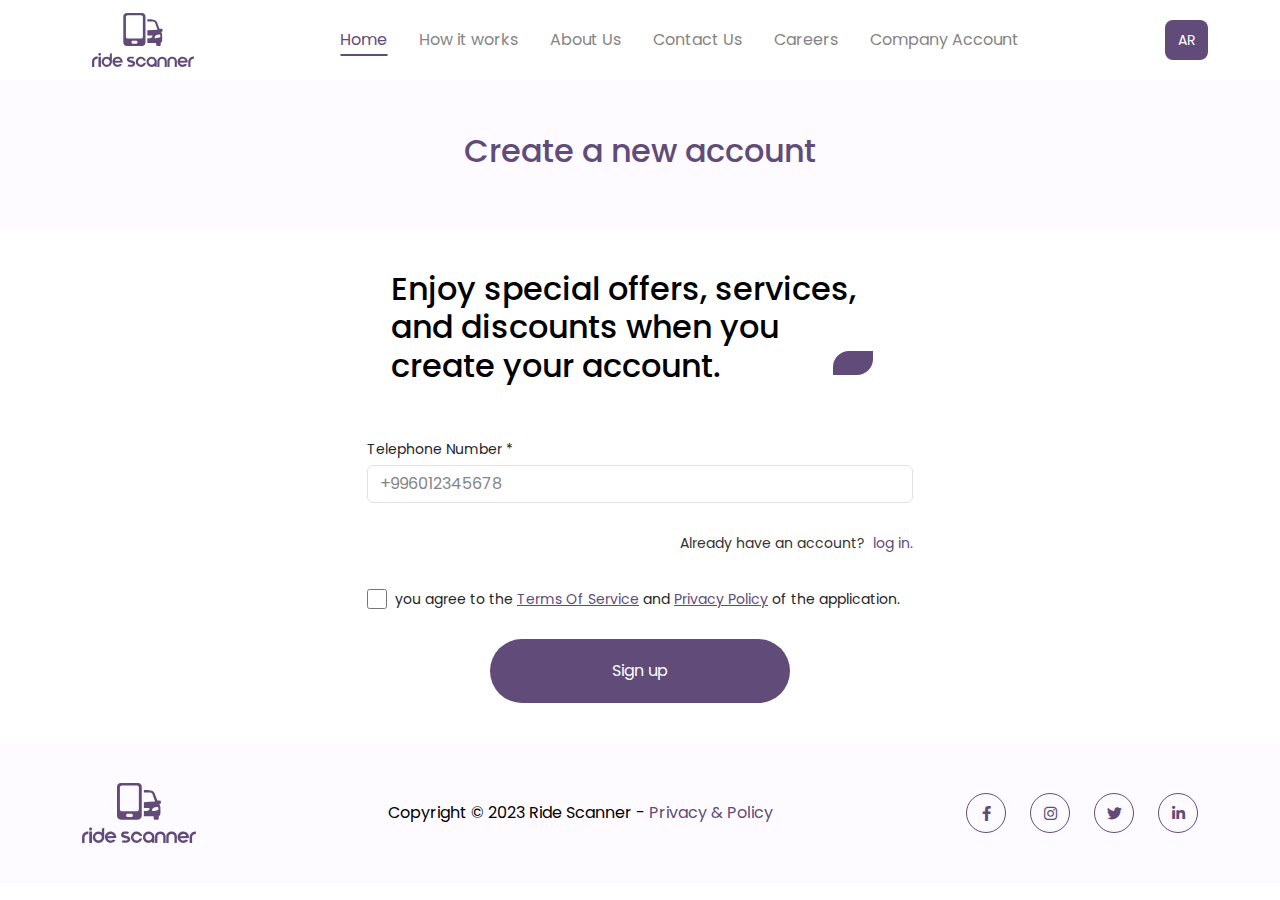
<file: register.html>
<html lang="en">
  <head>
    <meta charset="UTF-8" />
    <meta
      name="viewport"
      content="width=device-width, initial-scale=1.0 user-scalable= no shrink-to-fit= no"
    />
    <title>Ride Scanner | register</title>
    <!-- Favicon -->
    <link rel="shortcut icon" href="assets/imgs/fav.svg" />
    <!-- required css -->
    <link rel="stylesheet" href="assets/css/bootstrap.min.css" />
    <link rel="stylesheet" href="assets/css/fontawesome.min.css" />
    <link rel="stylesheet" href="assets/css/main.css" />
    <link rel="stylesheet" href="assets/css/filepond.min.css" />
    <link rel="stylesheet" href="assets/css/styleEn.css" />
  </head>

  <body>
    <!-- header -->
    <nav class="header">
      <div class="container d-flex align-items-center justify-content-between">
        <div class="logo">
          <a href="index.html"><img src="assets/imgs/logo.svg" /></a>
        </div>
        <div class="nav-links">
          <ul>
            <li class="nav-link">
              <a class="home active" href="index.html#home">Home</a>
            </li>
            <li class="nav-link">
              <a class="how-it-works" href="index.html#how-it-works"
                >How it works</a
              >
            </li>
            <li class="nav-link">
              <a class="about" href="index.html#about">About Us</a>
            </li>
            <li class="nav-link">
              <a class="contact-us" href="index.html#contact-us">Contact Us</a>
            </li>
            <li class="nav-link">
              <a href="careers.html">Careers</a>
            </li>
            <li class="nav-link submenulink">
              <span>Company Account</span>
              <ul class="submenu">
                <li class="submenuItem">
                  <a href="dashboard.html">Dashboard</a>
                </li>
                <li class="submenuItem">
                  <a href="login.html">Login</a>
                </li>
              </ul>
            </li>
          </ul>
        </div>
        <div class="btns d-flex gap-3">
          <button class="language btn">AR</button>
          <button class="btn toogler">
            <i class="fa-sharp fa-solid fa-bars"></i>
          </button>
        </div>
      </div>
    </nav>
    <!-- main-wrapper -->
    <main class="content">
      <!-- careers form -->
      <div class="banner">
        <h1>Create a new account</h1>
      </div>
      <section class="careersForm registerForm">
        <div class="container">
          <div class="row">
            <div class="col-sm-10 col-md-8 col-lg-6 m-auto">
              <h2 class="title">
                Enjoy special offers, services, and discounts when you create
                your account.
              </h2>
              <form action="otp.html">
                <div>
                  <label for="telephoneNumberInput"> Telephone Number * </label>
                  <input
                    type="tel"
                    name="telephoneNumber"
                    id="telephoneNumberInput"
                    class="form-control"
                    placeholder="+996012345678"
                  />
                </div>
                <div class="reverseAuthForm">
                  <span>Already have an account?</span>
                  <a href="login.html">log in.</a>
                </div>
                <div class="termsAgreementBox">
                  <input
                    type="checkbox"
                    name="termsAgreement"
                    id="termsAgreementInput"
                  />
                  <label for="termsAgreementInput">
                    you agree to the <a href="">Terms Of Service</a> and
                    <a href="privacy-policy.html">Privacy Policy</a> of the
                    application.
                  </label>
                </div>
                <button type="submit" class="send">Sign up</button>
              </form>
            </div>
          </div>
        </div>
      </section>
    </main>
    <!-- footer -->
    <footer>
      <div class="container">
        <div class="row">
          <div
            class="col-12 flex-lg-row flex-column d-flex justify-content-between align-items-center footer"
          >
            <a class="logo" href="index.html">
              <img src="assets/imgs/logo.svg" alt="logo" />
            </a>
            <div class="copy d-flex gap-1">
              <p>Copyright © 2023 Ride Scanner -</p>
              <a href="privacy-policy.html">Privacy & Policy</a>
            </div>
            <ul class="social">
              <li>
                <a href="#!">
                  <i class="fa-brands fa-facebook-f"></i>
                </a>
              </li>
              <li>
                <a href="#!">
                  <i class="fa-brands fa-instagram"></i>
                </a>
              </li>
              <li>
                <a href="#!">
                  <i class="fa-brands fa-twitter"></i>
                </a>
              </li>
              <li>
                <a href="#!">
                  <i class="fa-brands fa-linkedin-in"></i>
                </a>
              </li>
            </ul>
          </div>
        </div>
      </div>
    </footer>
  </body>
  <script src="assets/js/main.js"></script>
  <script src="assets/js/filepond.min.js"></script>
  <script src="assets/js/app.js"></script>
</html>
</file>
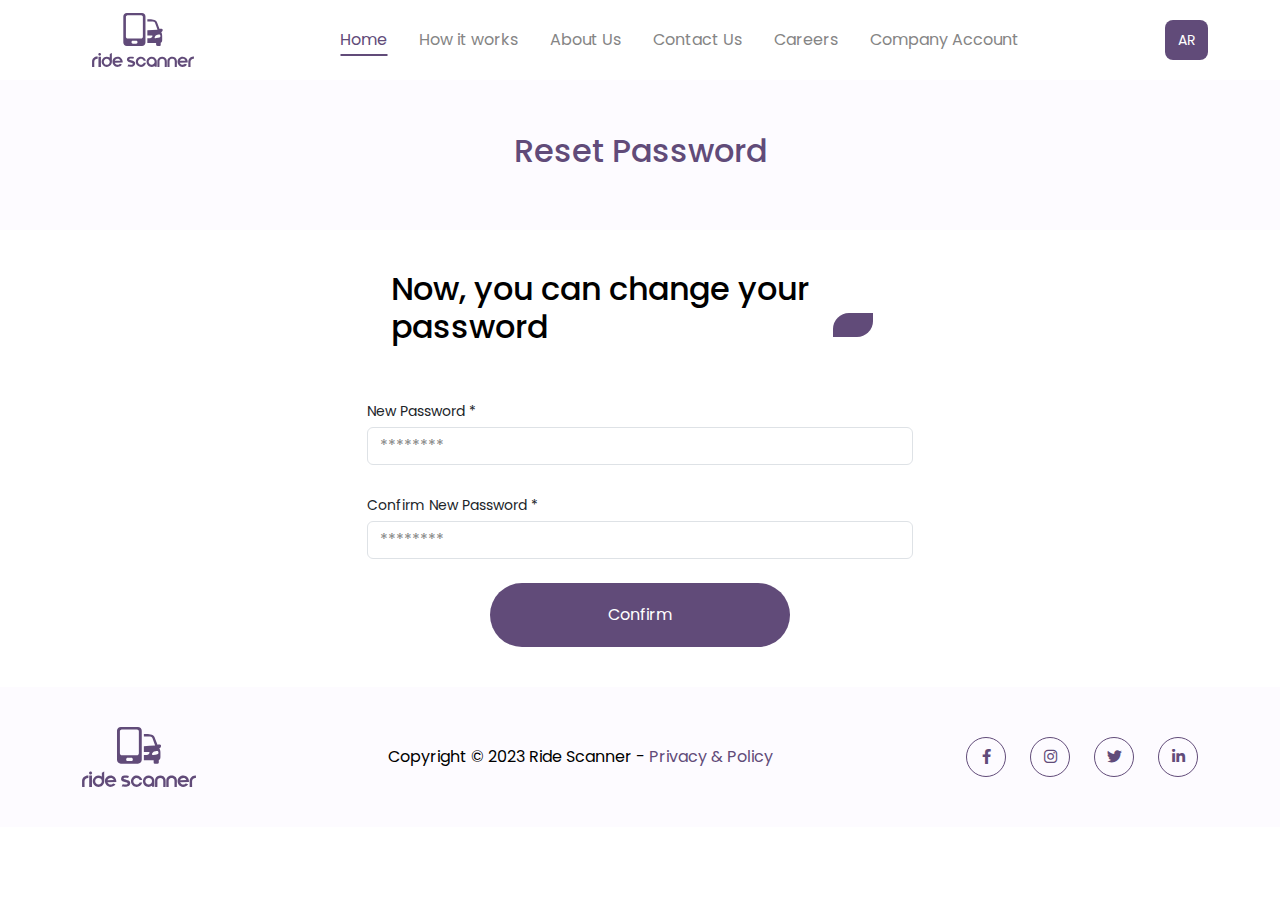
<file: reset-password.html>
<html lang="en">
  <head>
    <meta charset="UTF-8" />
    <meta
      name="viewport"
      content="width=device-width, initial-scale=1.0 user-scalable= no shrink-to-fit= no"
    />
    <title>Ride Scanner | reset password</title>
    <!-- Favicon -->
    <link rel="shortcut icon" href="assets/imgs/fav.svg" />
    <!-- required css -->
    <link rel="stylesheet" href="assets/css/bootstrap.min.css" />
    <link rel="stylesheet" href="assets/css/fontawesome.min.css" />
    <link rel="stylesheet" href="assets/css/main.css" />
    <link rel="stylesheet" href="assets/css/filepond.min.css" />
    <link rel="stylesheet" href="assets/css/styleEn.css" />
  </head>

  <body>
    <!-- header -->
    <nav class="header">
      <div class="container d-flex align-items-center justify-content-between">
        <div class="logo">
          <a href="index.html"><img src="assets/imgs/logo.svg" /></a>
        </div>
        <div class="nav-links">
          <ul>
            <li class="nav-link">
              <a class="home active" href="index.html#home">Home</a>
            </li>
            <li class="nav-link">
              <a class="how-it-works" href="index.html#how-it-works"
                >How it works</a
              >
            </li>
            <li class="nav-link">
              <a class="about" href="index.html#about">About Us</a>
            </li>
            <li class="nav-link">
              <a class="contact-us" href="index.html#contact-us">Contact Us</a>
            </li>
            <li class="nav-link">
              <a href="careers.html">Careers</a>
            </li>
            <li class="nav-link submenulink">
              <span>Company Account</span>
              <ul class="submenu">
                <li class="submenuItem">
                  <a href="dashboard.html">Dashboard</a>
                </li>
                <li class="submenuItem">
                  <a href="login.html">Login</a>
                </li>
              </ul>
            </li>
          </ul>
        </div>
        <div class="btns d-flex gap-3">
          <button class="language btn">AR</button>
          <button class="btn toogler">
            <i class="fa-sharp fa-solid fa-bars"></i>
          </button>
        </div>
      </div>
    </nav>
    <!-- main-wrapper -->
    <main class="content">
      <!-- careers form -->
      <div class="banner">
        <h1>Reset Password</h1>
      </div>
      <section class="careersForm resetPasswordForm">
        <div class="container">
          <div class="row">
            <div class="col-sm-10 col-md-8 col-lg-6 m-auto">
              <h2 class="title">Now, you can change your password</h2>
              <form action="login.html">
                <div>
                  <label for="passwordInput"> New Password * </label>
                  <input
                    type="password"
                    name="password"
                    id="passwordInput"
                    class="form-control"
                    placeholder="********"
                  />
                </div>
                <div>
                  <label for="confirmPasswordInput">
                    Confirm New Password *
                  </label>
                  <input
                    type="password"
                    name="confirmPassword"
                    id="confirmPasswordInput"
                    class="form-control"
                    placeholder="********"
                  />
                </div>
                <button type="submit" class="send">Confirm</button>
              </form>
            </div>
          </div>
        </div>
      </section>
    </main>
    <!-- footer -->
    <footer>
      <div class="container">
        <div class="row">
          <div
            class="col-12 flex-lg-row flex-column d-flex justify-content-between align-items-center footer"
          >
            <a class="logo" href="index.html">
              <img src="assets/imgs/logo.svg" alt="logo" />
            </a>
            <div class="copy d-flex gap-1">
              <p>Copyright © 2023 Ride Scanner -</p>
              <a href="privacy-policy.html">Privacy & Policy</a>
            </div>
            <ul class="social">
              <li>
                <a href="#!">
                  <i class="fa-brands fa-facebook-f"></i>
                </a>
              </li>
              <li>
                <a href="#!">
                  <i class="fa-brands fa-instagram"></i>
                </a>
              </li>
              <li>
                <a href="#!">
                  <i class="fa-brands fa-twitter"></i>
                </a>
              </li>
              <li>
                <a href="#!">
                  <i class="fa-brands fa-linkedin-in"></i>
                </a>
              </li>
            </ul>
          </div>
        </div>
      </div>
    </footer>
  </body>
  <script src="assets/js/main.js"></script>
  <script src="assets/js/filepond.min.js"></script>
  <script src="assets/js/app.js"></script>
</html>
</file>
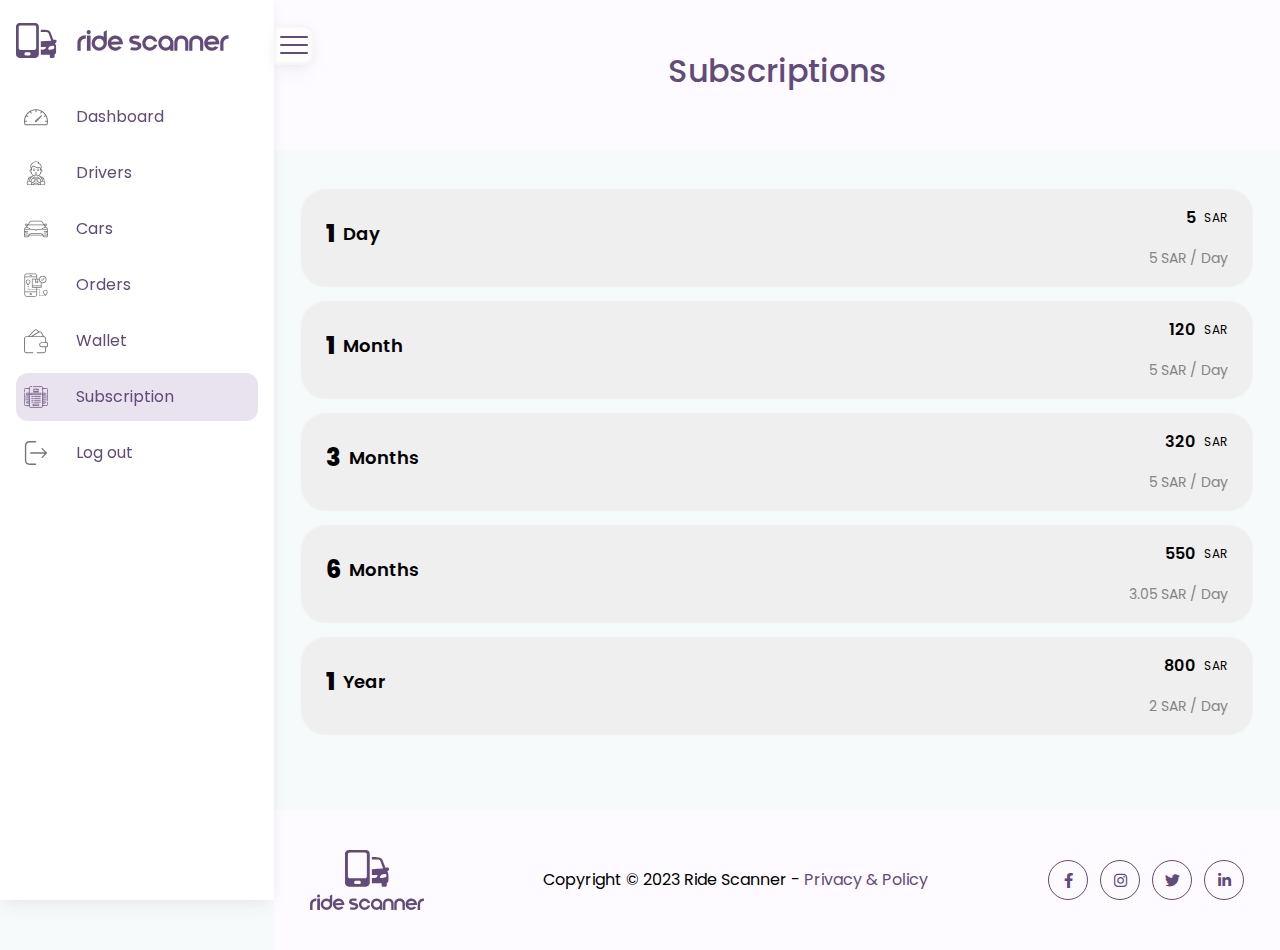
<file: subscription.html>
<html lang="en">
  <head>
    <meta charset="UTF-8" />
    <meta
      name="viewport"
      content="width=device-width, initial-scale=1.0 user-scalable= no shrink-to-fit= no"
    />
    <title>Ride Scanner | Subscriptions</title>
    <!-- Favicon -->
    <link rel="shortcut icon" href="assets/imgs/fav.svg" />
    <!-- required css -->
    <link rel="stylesheet" href="assets/css/bootstrap.min.css" />
    <link rel="stylesheet" href="assets/css/fontawesome.min.css" />
    <link rel="stylesheet" href="assets/css/main.css" />
    <link rel="stylesheet" href="assets/css/filepond.min.css" />
    <link rel="stylesheet" href="assets/css/styleEn.css" />
  </head>

  <body>
    <div class="dashboardPage subscriptionsPage">
      <!-- Aside -->
      <aside class="">
        <div class="asideIcon">
          <span class="iconBar"> </span><span class="iconBar"></span>
          <span class="iconBar"></span>
        </div>
        <a class="asideLogo" href="index.html">
          <img
            src="assets/imgs/logo-icon.svg"
            alt="Ride Scanner"
            title="Ride Scanner"
            class="logoIcon"
          />
          <img
            src="assets/imgs/logo-title.svg"
            alt="Ride Scanner"
            title="Ride Scanner"
            class="logoTitle"
          />
        </a>
        <ul class="asideNav">
          <li class="navItem">
            <a href="dashboard.html" class="navLink">
              <img
                src="assets/imgs/dashboard-icon.svg"
                alt="Dashboard"
                title="Dashboard"
              />
              <p>Dashboard</p>
            </a>
          </li>
          <li class="navItem">
            <a href="drivers.html" class="navLink">
              <img src="assets/imgs/driver.svg" alt="Drivers" title="Drivers" />
              <p>Drivers</p>
            </a>
          </li>
          <li class="navItem">
            <a href="cars.html" class="navLink">
              <img src="assets/imgs/cars.svg" alt="Cars" title="Cars" />
              <p>Cars</p>
            </a>
          </li>
          <li class="navItem">
            <a href="orders.html" class="navLink">
              <img src="assets/imgs/orders.svg" alt="Orders" title="Orders" />
              <p>Orders</p>
            </a>
          </li>
          <li class="navItem">
            <a href="wallet.html" class="navLink">
              <img src="assets/imgs/wallet.svg" alt="Wallet" title="Wallet" />
              <p>Wallet</p>
            </a>
          </li>
          <li class="navItem active">
            <a href="subscription.html" class="navLink">
              <img
                src="assets/imgs/subscription-active.svg"
                alt="Subscription"
                title="Subscription"
              />
              <p>Subscription</p>
            </a>
          </li>
          <li class="navItem">
            <a href="login.html" class="navLink">
              <img
                src="assets/imgs/logout-icon.svg"
                alt="Log out"
                title="Log out"
              />
              <p>Log out</p>
            </a>
          </li>
        </ul>
      </aside>
      <!-- End Aside -->
      <!-- Start Main & Footer -->
      <div class="mainAndFooterWrapper">
        <!-- main-wrapper -->
        <main class="content">
          <!-- careers form -->
          <div class="banner">
            <h1>Subscriptions</h1>
          </div>

          <div class="contentBody">
            <div class="container bodyContainer">
              <form class="subscriptionsContainer">
                <div class="subscriptionInputGroup">
                  <input
                    type="radio"
                    name="subscriptionPlan"
                    id="subscriptionPlanOneDay"
                  />
                  <label for="subscriptionPlanOneDay">
                    <h5 class="planDuration"><span>1</span> Day</h5>
                    <div class="planCostInfo">
                      <p class="planCost">5 <span>SAR</span></p>
                      <p class="costPrecentage">5 SAR / Day</p>
                    </div>
                  </label>
                </div>
                <div class="subscriptionInputGroup">
                  <input
                    type="radio"
                    name="subscriptionPlan"
                    id="subscriptionPlanOneMonth"
                  />
                  <label for="subscriptionPlanOneMonth">
                    <h5 class="planDuration"><span>1</span> Month</h5>
                    <div class="planCostInfo">
                      <p class="planCost">120 <span>SAR</span></p>
                      <p class="costPrecentage">5 SAR / Day</p>
                    </div>
                  </label>
                </div>
                <div class="subscriptionInputGroup">
                  <input
                    type="radio"
                    name="subscriptionPlan"
                    id="subscriptionPlanThreeMonths"
                  />
                  <label for="subscriptionPlanThreeMonths">
                    <h5 class="planDuration"><span>3</span> Months</h5>
                    <div class="planCostInfo">
                      <p class="planCost">320 <span>SAR</span></p>
                      <p class="costPrecentage">5 SAR / Day</p>
                    </div>
                  </label>
                </div>
                <div class="subscriptionInputGroup">
                  <input
                    type="radio"
                    name="subscriptionPlan"
                    id="subscriptionPlanSixMonths"
                  />
                  <label for="subscriptionPlanSixMonths">
                    <h5 class="planDuration"><span>6</span> Months</h5>
                    <div class="planCostInfo">
                      <p class="planCost">550 <span>SAR</span></p>
                      <p class="costPrecentage">3.05 SAR / Day</p>
                    </div>
                  </label>
                </div>
                <div class="subscriptionInputGroup">
                  <input
                    type="radio"
                    name="subscriptionPlan"
                    id="subscriptionPlanOneYear"
                  />
                  <label for="subscriptionPlanOneYear">
                    <h5 class="planDuration"><span>1</span> Year</h5>
                    <div class="planCostInfo">
                      <p class="planCost">800 <span>SAR</span></p>
                      <p class="costPrecentage">2 SAR / Day</p>
                    </div>
                  </label>
                </div>
                <div class="btnBox">
                  <button type="submit" class="confirmBtn">Confirm</button>
                </div>
              </form>
            </div>
          </div>
        </main>
        <!-- footer -->
        <footer>
          <div class="container">
            <div class="row">
              <div
                class="col-12 flex-lg-row flex-column d-flex justify-content-between align-items-center footer"
              >
                <a class="logo" href="index.html">
                  <img src="assets/imgs/logo.svg" alt="logo" />
                </a>
                <div class="copy d-flex gap-1">
                  <p>Copyright © 2023 Ride Scanner -</p>
                  <a href="privacy-policy.html">Privacy & Policy</a>
                </div>
                <ul class="social">
                  <li>
                    <a href="#!">
                      <i class="fa-brands fa-facebook-f"></i>
                    </a>
                  </li>
                  <li>
                    <a href="#!">
                      <i class="fa-brands fa-instagram"></i>
                    </a>
                  </li>
                  <li>
                    <a href="#!">
                      <i class="fa-brands fa-twitter"></i>
                    </a>
                  </li>
                  <li>
                    <a href="#!">
                      <i class="fa-brands fa-linkedin-in"></i>
                    </a>
                  </li>
                </ul>
              </div>
            </div>
          </div>
        </footer>
      </div>
    </div>
  </body>
  <script src="assets/js/main.js"></script>
  <script src="assets/js/filepond.min.js"></script>
  <script src="assets/js/app.js"></script>
  <script>
    $(document).ready(function () {
      $(".filepond-multiple").filepond({
        allowMultiple: true,
      });
    });
  </script>
</html>
</file>
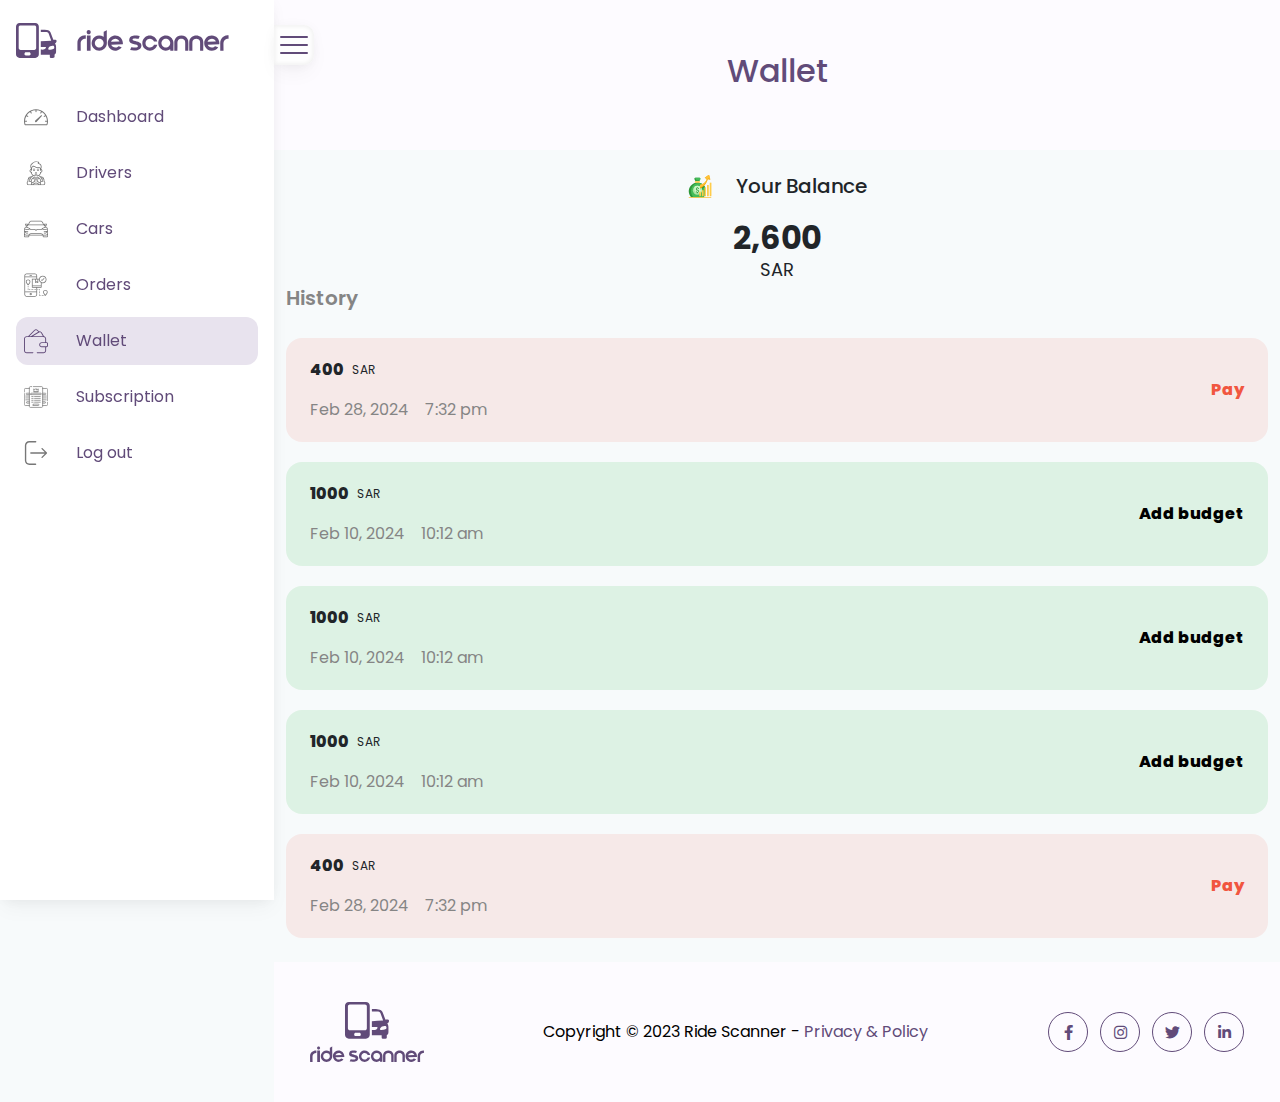
<file: wallet.html>
<html lang="en">
  <head>
    <meta charset="UTF-8" />
    <meta
      name="viewport"
      content="width=device-width, initial-scale=1.0 user-scalable= no shrink-to-fit= no"
    />
    <title>Ride Scanner | Wallet</title>
    <!-- Favicon -->
    <link rel="shortcut icon" href="assets/imgs/fav.svg" />
    <!-- required css -->
    <link rel="stylesheet" href="assets/css/bootstrap.min.css" />
    <link rel="stylesheet" href="assets/css/fontawesome.min.css" />
    <link rel="stylesheet" href="assets/css/main.css" />
    <link rel="stylesheet" href="assets/css/filepond.min.css" />
    <link rel="stylesheet" href="assets/css/styleEn.css" />
  </head>

  <body>
    <div class="dashboardPage walletPage">
      <!-- Aside -->
      <aside class="">
        <div class="asideIcon">
          <span class="iconBar"> </span><span class="iconBar"></span>
          <span class="iconBar"></span>
        </div>
        <a class="asideLogo" href="index.html">
          <img
            src="assets/imgs/logo-icon.svg"
            alt="Ride Scanner"
            title="Ride Scanner"
            class="logoIcon"
          />
          <img
            src="assets/imgs/logo-title.svg"
            alt="Ride Scanner"
            title="Ride Scanner"
            class="logoTitle"
          />
        </a>
        <ul class="asideNav">
          <li class="navItem">
            <a href="dashboard.html" class="navLink">
              <img
                src="assets/imgs/dashboard-icon.svg"
                alt="Dashboard"
                title="Dashboard"
              />
              <p>Dashboard</p>
            </a>
          </li>
          <li class="navItem">
            <a href="drivers.html" class="navLink">
              <img src="assets/imgs/driver.svg" alt="Drivers" title="Drivers" />
              <p>Drivers</p>
            </a>
          </li>
          <li class="navItem">
            <a href="cars.html" class="navLink">
              <img src="assets/imgs/cars.svg" alt="Cars" title="Cars" />
              <p>Cars</p>
            </a>
          </li>
          <li class="navItem">
            <a href="orders.html" class="navLink">
              <img src="assets/imgs/orders.svg" alt="Orders" title="Orders" />
              <p>Orders</p>
            </a>
          </li>
          <li class="navItem active">
            <a href="wallet.html" class="navLink">
              <img
                src="assets/imgs/wallet-active.svg"
                alt="Wallet"
                title="Wallet"
              />
              <p>Wallet</p>
            </a>
          </li>
          <li class="navItem">
            <a href="subscription.html" class="navLink">
              <img
                src="assets/imgs/subscription.svg"
                alt="Subscription"
                title="Subscription"
              />
              <p>Subscription</p>
            </a>
          </li>
          <li class="navItem">
            <a href="login.html" class="navLink">
              <img
                src="assets/imgs/logout-icon.svg"
                alt="Log out"
                title="Log out"
              />
              <p>Log out</p>
            </a>
          </li>
        </ul>
      </aside>
      <!-- End Aside -->
      <!-- Start Main & Footer -->
      <div class="mainAndFooterWrapper">
        <!-- main-wrapper -->
        <main class="content">
          <!-- careers form -->
          <div class="banner">
            <h1>Wallet</h1>
          </div>

          <div class="contentBody">
            <div class="container">
              <div class="bodyHeading">
                <div class="headingWrapper">
                  <img
                    src="assets/imgs/money-icon.svg"
                    alt="Money balance"
                    title="Money balance"
                  />
                  <h5>Your Balance</h5>
                </div>
                <div class="moneyBox">
                  <span class="moneyValue">2,600</span>
                  <span class="moneyCurrency">SAR</span>
                </div>
              </div>

              <div class="historyContainer">
                <h5 class="historyHeading">History</h5>
                <div class="historyContent">
                  <div class="historyBox pay">
                    <div class="boxInfo">
                      <p class="boxCost">400 <span>SAR</span></p>
                      <p class="boxDate">
                        <span>Feb 28, 2024</span><span>7:32 pm</span>
                      </p>
                    </div>
                    <div class="boxStatus">Pay</div>
                  </div>
                  <div class="historyBox">
                    <div class="boxInfo">
                      <p class="boxCost">1000 <span>SAR</span></p>
                      <p class="boxDate">
                        <span>Feb 10, 2024</span><span>10:12 am</span>
                      </p>
                    </div>
                    <div class="boxStatus">Add budget</div>
                  </div>
                  <div class="historyBox">
                    <div class="boxInfo">
                      <p class="boxCost">1000 <span>SAR</span></p>
                      <p class="boxDate">
                        <span>Feb 10, 2024</span><span>10:12 am</span>
                      </p>
                    </div>
                    <div class="boxStatus">Add budget</div>
                  </div>
                  <div class="historyBox">
                    <div class="boxInfo">
                      <p class="boxCost">1000 <span>SAR</span></p>
                      <p class="boxDate">
                        <span>Feb 10, 2024</span><span>10:12 am</span>
                      </p>
                    </div>
                    <div class="boxStatus">Add budget</div>
                  </div>
                  <div class="historyBox pay">
                    <div class="boxInfo">
                      <p class="boxCost">400 <span>SAR</span></p>
                      <p class="boxDate">
                        <span>Feb 28, 2024</span><span>7:32 pm</span>
                      </p>
                    </div>
                    <div class="boxStatus">Pay</div>
                  </div>
                </div>
              </div>
            </div>
          </div>
        </main>
        <!-- footer -->
        <footer>
          <div class="container">
            <div class="row">
              <div
                class="col-12 flex-lg-row flex-column d-flex justify-content-between align-items-center footer"
              >
                <a class="logo" href="index.html">
                  <img src="assets/imgs/logo.svg" alt="logo" />
                </a>
                <div class="copy d-flex gap-1">
                  <p>Copyright © 2023 Ride Scanner -</p>
                  <a href="privacy-policy.html">Privacy & Policy</a>
                </div>
                <ul class="social">
                  <li>
                    <a href="#!">
                      <i class="fa-brands fa-facebook-f"></i>
                    </a>
                  </li>
                  <li>
                    <a href="#!">
                      <i class="fa-brands fa-instagram"></i>
                    </a>
                  </li>
                  <li>
                    <a href="#!">
                      <i class="fa-brands fa-twitter"></i>
                    </a>
                  </li>
                  <li>
                    <a href="#!">
                      <i class="fa-brands fa-linkedin-in"></i>
                    </a>
                  </li>
                </ul>
              </div>
            </div>
          </div>
        </footer>
      </div>
    </div>
  </body>
  <script src="assets/js/main.js"></script>
  <script src="assets/js/filepond.min.js"></script>
  <script src="assets/js/app.js"></script>
  <script>
    $(document).ready(function () {
      $(".filepond-multiple").filepond({
        allowMultiple: true,
      });
    });
  </script>
</html>
</file>
<file: assets/css/filepond.min.css>
/*!
 * FilePond 4.30.3
 * Licensed under MIT, https://opensource.org/licenses/MIT/
 * Please visit https://pqina.nl/filepond/ for details.
 */

/* eslint-disable */
.filepond--assistant{position:absolute;overflow:hidden;height:1px;width:1px;padding:0;border:0;clip:rect(1px,1px,1px,1px);-webkit-clip-path:inset(50%);clip-path:inset(50%);white-space:nowrap}.filepond--browser.filepond--browser{position:absolute;margin:0;padding:0;left:1em;top:1.75em;width:calc(100% - 2em);opacity:0;font-size:0}.filepond--data{position:absolute;width:0;height:0;padding:0;margin:0;border:none;visibility:hidden;pointer-events:none;contain:strict}.filepond--drip{position:absolute;top:0;left:0;right:0;bottom:0;overflow:hidden;opacity:.1;pointer-events:none;border-radius:.5em;background:rgba(0,0,0,.01)}.filepond--drip-blob{-webkit-transform-origin:center center;transform-origin:center center;width:8em;height:8em;margin-left:-4em;margin-top:-4em;background:#292625;border-radius:50%}.filepond--drip-blob,.filepond--drop-label{position:absolute;top:0;left:0;will-change:transform,opacity}.filepond--drop-label{right:0;margin:0;color:#4f4f4f;display:flex;justify-content:center;align-items:center;height:0;-webkit-user-select:none;-moz-user-select:none;-ms-user-select:none;user-select:none}.filepond--drop-label.filepond--drop-label label{display:block;margin:0;padding:.5em}.filepond--drop-label label{cursor:default;font-size:.875em;font-weight:400;text-align:center;line-height:1.5}.filepond--label-action{text-decoration:underline;-webkit-text-decoration-skip:ink;text-decoration-skip-ink:auto;-webkit-text-decoration-color:#a7a4a4;text-decoration-color:#a7a4a4;cursor:pointer}.filepond--root[data-disabled] .filepond--drop-label label{opacity:.5}.filepond--file-action-button.filepond--file-action-button{font-size:1em;width:1.625em;height:1.625em;font-family:inherit;line-height:inherit;margin:0;padding:0;border:none;outline:none;will-change:transform,opacity}.filepond--file-action-button.filepond--file-action-button span{position:absolute;overflow:hidden;height:1px;width:1px;padding:0;border:0;clip:rect(1px,1px,1px,1px);-webkit-clip-path:inset(50%);clip-path:inset(50%);white-space:nowrap}.filepond--file-action-button.filepond--file-action-button svg{width:100%;height:100%}.filepond--file-action-button.filepond--file-action-button:after{position:absolute;left:-.75em;right:-.75em;top:-.75em;bottom:-.75em;content:""}.filepond--file-action-button{cursor:auto;color:#fff;border-radius:50%;background-color:rgba(0,0,0,.5);background-image:none;box-shadow:0 0 0 0 hsla(0,0%,100%,0);transition:box-shadow .25s ease-in}.filepond--file-action-button:focus,.filepond--file-action-button:hover{box-shadow:0 0 0 .125em hsla(0,0%,100%,.9)}.filepond--file-action-button[disabled]{color:hsla(0,0%,100%,.5);background-color:rgba(0,0,0,.25)}.filepond--file-action-button[hidden]{display:none}.filepond--action-edit-item.filepond--action-edit-item{width:2em;height:2em;padding:.1875em}.filepond--action-edit-item.filepond--action-edit-item[data-align*=center]{margin-left:-.1875em}.filepond--action-edit-item.filepond--action-edit-item[data-align*=bottom]{margin-bottom:-.1875em}.filepond--action-edit-item-alt{border:none;line-height:inherit;background:transparent;font-family:inherit;color:inherit;outline:none;padding:0;margin:0 0 0 .25em;pointer-events:all;position:absolute}.filepond--action-edit-item-alt svg{width:1.3125em;height:1.3125em}.filepond--action-edit-item-alt span{font-size:0;opacity:0}.filepond--file-info{position:static;display:flex;flex-direction:column;align-items:flex-start;flex:1;margin:0 .5em 0 0;min-width:0;will-change:transform,opacity;pointer-events:none;-webkit-user-select:none;-moz-user-select:none;-ms-user-select:none;user-select:none}.filepond--file-info *{margin:0}.filepond--file-info .filepond--file-info-main{font-size:.75em;line-height:1.2;text-overflow:ellipsis;overflow:hidden;white-space:nowrap;width:100%}.filepond--file-info .filepond--file-info-sub{font-size:.625em;opacity:.5;transition:opacity .25s ease-in-out;white-space:nowrap}.filepond--file-info .filepond--file-info-sub:empty{display:none}.filepond--file-status{position:static;display:flex;flex-direction:column;align-items:flex-end;flex-grow:0;flex-shrink:0;margin:0;min-width:2.25em;text-align:right;will-change:transform,opacity;pointer-events:none;-webkit-user-select:none;-moz-user-select:none;-ms-user-select:none;user-select:none}.filepond--file-status *{margin:0;white-space:nowrap}.filepond--file-status .filepond--file-status-main{font-size:.75em;line-height:1.2}.filepond--file-status .filepond--file-status-sub{font-size:.625em;opacity:.5;transition:opacity .25s ease-in-out}.filepond--file-wrapper.filepond--file-wrapper{border:none;margin:0;padding:0;min-width:0;height:100%}.filepond--file-wrapper.filepond--file-wrapper>legend{position:absolute;overflow:hidden;height:1px;width:1px;padding:0;border:0;clip:rect(1px,1px,1px,1px);-webkit-clip-path:inset(50%);clip-path:inset(50%);white-space:nowrap}.filepond--file{position:static;display:flex;height:100%;align-items:flex-start;padding:.5625em;color:#fff;border-radius:.5em}.filepond--file .filepond--file-status{margin-left:auto;margin-right:2.25em}.filepond--file .filepond--processing-complete-indicator{pointer-events:none;-webkit-user-select:none;-moz-user-select:none;-ms-user-select:none;user-select:none;z-index:3}.filepond--file .filepond--file-action-button,.filepond--file .filepond--processing-complete-indicator,.filepond--file .filepond--progress-indicator{position:absolute}.filepond--file [data-align*=left]{left:.5625em}.filepond--file [data-align*=right]{right:.5625em}.filepond--file [data-align*=center]{left:calc(50% - .8125em)}.filepond--file [data-align*=bottom]{bottom:1.125em}.filepond--file [data-align=center]{top:calc(50% - .8125em)}.filepond--file .filepond--progress-indicator{margin-top:.1875em}.filepond--file .filepond--progress-indicator[data-align*=right]{margin-right:.1875em}.filepond--file .filepond--progress-indicator[data-align*=left]{margin-left:.1875em}[data-filepond-item-state*=error] .filepond--file-info,[data-filepond-item-state*=invalid] .filepond--file-info,[data-filepond-item-state=cancelled] .filepond--file-info{margin-right:2.25em}[data-filepond-item-state~=processing] .filepond--file-status-sub{opacity:0}[data-filepond-item-state~=processing] .filepond--action-abort-item-processing~.filepond--file-status .filepond--file-status-sub{opacity:.5}[data-filepond-item-state=processing-error] .filepond--file-status-sub{opacity:0}[data-filepond-item-state=processing-error] .filepond--action-retry-item-processing~.filepond--file-status .filepond--file-status-sub{opacity:.5}[data-filepond-item-state=processing-complete] .filepond--action-revert-item-processing svg{-webkit-animation:fall .5s linear .125s both;animation:fall .5s linear .125s both}[data-filepond-item-state=processing-complete] .filepond--file-status-sub{opacity:.5}[data-filepond-item-state=processing-complete] .filepond--file-info-sub,[data-filepond-item-state=processing-complete] .filepond--processing-complete-indicator:not([style*=hidden])~.filepond--file-status .filepond--file-status-sub{opacity:0}[data-filepond-item-state=processing-complete] .filepond--action-revert-item-processing~.filepond--file-info .filepond--file-info-sub{opacity:.5}[data-filepond-item-state*=error] .filepond--file-wrapper,[data-filepond-item-state*=error] .filepond--panel,[data-filepond-item-state*=invalid] .filepond--file-wrapper,[data-filepond-item-state*=invalid] .filepond--panel{-webkit-animation:shake .65s linear both;animation:shake .65s linear both}[data-filepond-item-state*=busy] .filepond--progress-indicator svg{-webkit-animation:spin 1s linear infinite;animation:spin 1s linear infinite}@-webkit-keyframes spin{0%{-webkit-transform:rotate(0deg);transform:rotate(0deg)}to{-webkit-transform:rotate(1turn);transform:rotate(1turn)}}@keyframes spin{0%{-webkit-transform:rotate(0deg);transform:rotate(0deg)}to{-webkit-transform:rotate(1turn);transform:rotate(1turn)}}@-webkit-keyframes shake{10%,90%{-webkit-transform:translateX(-.0625em);transform:translateX(-.0625em)}20%,80%{-webkit-transform:translateX(.125em);transform:translateX(.125em)}30%,50%,70%{-webkit-transform:translateX(-.25em);transform:translateX(-.25em)}40%,60%{-webkit-transform:translateX(.25em);transform:translateX(.25em)}}@keyframes shake{10%,90%{-webkit-transform:translateX(-.0625em);transform:translateX(-.0625em)}20%,80%{-webkit-transform:translateX(.125em);transform:translateX(.125em)}30%,50%,70%{-webkit-transform:translateX(-.25em);transform:translateX(-.25em)}40%,60%{-webkit-transform:translateX(.25em);transform:translateX(.25em)}}@-webkit-keyframes fall{0%{opacity:0;-webkit-transform:scale(.5);transform:scale(.5);-webkit-animation-timing-function:ease-out;animation-timing-function:ease-out}70%{opacity:1;-webkit-transform:scale(1.1);transform:scale(1.1);-webkit-animation-timing-function:ease-in-out;animation-timing-function:ease-in-out}to{-webkit-transform:scale(1);transform:scale(1);-webkit-animation-timing-function:ease-out;animation-timing-function:ease-out}}@keyframes fall{0%{opacity:0;-webkit-transform:scale(.5);transform:scale(.5);-webkit-animation-timing-function:ease-out;animation-timing-function:ease-out}70%{opacity:1;-webkit-transform:scale(1.1);transform:scale(1.1);-webkit-animation-timing-function:ease-in-out;animation-timing-function:ease-in-out}to{-webkit-transform:scale(1);transform:scale(1);-webkit-animation-timing-function:ease-out;animation-timing-function:ease-out}}.filepond--hopper[data-hopper-state=drag-over]>*{pointer-events:none}.filepond--hopper[data-hopper-state=drag-over]:after{content:"";position:absolute;left:0;top:0;right:0;bottom:0;z-index:100}.filepond--progress-indicator{z-index:103}.filepond--file-action-button{z-index:102}.filepond--file-status{z-index:101}.filepond--file-info{z-index:100}.filepond--item{position:absolute;top:0;left:0;right:0;z-index:1;padding:0;margin:.25em;will-change:transform,opacity}.filepond--item>.filepond--panel{z-index:-1}.filepond--item>.filepond--panel .filepond--panel-bottom{box-shadow:0 .0625em .125em -.0625em rgba(0,0,0,.25)}.filepond--item>.filepond--file-wrapper,.filepond--item>.filepond--panel{transition:opacity .15s ease-out}.filepond--item[data-drag-state]{cursor:-webkit-grab;cursor:grab}.filepond--item[data-drag-state]>.filepond--panel{transition:box-shadow .125s ease-in-out;box-shadow:0 0 0 transparent}.filepond--item[data-drag-state=drag]{cursor:-webkit-grabbing;cursor:grabbing}.filepond--item[data-drag-state=drag]>.filepond--panel{box-shadow:0 .125em .3125em rgba(0,0,0,.325)}.filepond--item[data-drag-state]:not([data-drag-state=idle]){z-index:2}.filepond--item-panel{background-color:#64605e}[data-filepond-item-state=processing-complete] .filepond--item-panel{background-color:#369763}[data-filepond-item-state*=error] .filepond--item-panel,[data-filepond-item-state*=invalid] .filepond--item-panel{background-color:#c44e47}.filepond--item-panel{border-radius:.5em;transition:background-color .25s}.filepond--list-scroller{position:absolute;top:0;left:0;right:0;margin:0;will-change:transform}.filepond--list-scroller[data-state=overflow] .filepond--list{bottom:0;right:0}.filepond--list-scroller[data-state=overflow]{overflow-y:scroll;overflow-x:hidden;-webkit-overflow-scrolling:touch;-webkit-mask:linear-gradient(180deg,#000 calc(100% - .5em),transparent);mask:linear-gradient(180deg,#000 calc(100% - .5em),transparent)}.filepond--list-scroller::-webkit-scrollbar{background:transparent}.filepond--list-scroller::-webkit-scrollbar:vertical{width:1em}.filepond--list-scroller::-webkit-scrollbar:horizontal{height:0}.filepond--list-scroller::-webkit-scrollbar-thumb{background-color:rgba(0,0,0,.3);border-radius:99999px;border:.3125em solid transparent;background-clip:content-box}.filepond--list.filepond--list{position:absolute;top:0;margin:0;padding:0;list-style-type:none;will-change:transform}.filepond--list{left:.75em;right:.75em}.filepond--root[data-style-panel-layout~=integrated]{width:100%;height:100%;max-width:none;margin:0}.filepond--root[data-style-panel-layout~=circle] .filepond--panel-root,.filepond--root[data-style-panel-layout~=integrated] .filepond--panel-root{border-radius:0}.filepond--root[data-style-panel-layout~=circle] .filepond--panel-root>*,.filepond--root[data-style-panel-layout~=integrated] .filepond--panel-root>*{display:none}.filepond--root[data-style-panel-layout~=circle] .filepond--drop-label,.filepond--root[data-style-panel-layout~=integrated] .filepond--drop-label{bottom:0;height:auto;display:flex;justify-content:center;align-items:center;z-index:7}.filepond--root[data-style-panel-layout~=circle] .filepond--item-panel,.filepond--root[data-style-panel-layout~=integrated] .filepond--item-panel{display:none}.filepond--root[data-style-panel-layout~=compact] .filepond--list-scroller,.filepond--root[data-style-panel-layout~=integrated] .filepond--list-scroller{overflow:hidden;height:100%;margin-top:0;margin-bottom:0}.filepond--root[data-style-panel-layout~=compact] .filepond--list,.filepond--root[data-style-panel-layout~=integrated] .filepond--list{left:0;right:0;height:100%}.filepond--root[data-style-panel-layout~=compact] .filepond--item,.filepond--root[data-style-panel-layout~=integrated] .filepond--item{margin:0}.filepond--root[data-style-panel-layout~=compact] .filepond--file-wrapper,.filepond--root[data-style-panel-layout~=integrated] .filepond--file-wrapper{height:100%}.filepond--root[data-style-panel-layout~=compact] .filepond--drop-label,.filepond--root[data-style-panel-layout~=integrated] .filepond--drop-label{z-index:7}.filepond--root[data-style-panel-layout~=circle]{border-radius:99999rem;overflow:hidden}.filepond--root[data-style-panel-layout~=circle]>.filepond--panel{border-radius:inherit}.filepond--root[data-style-panel-layout~=circle]>.filepond--panel>*{display:none}.filepond--root[data-style-panel-layout~=circle] .filepond--file-info,.filepond--root[data-style-panel-layout~=circle] .filepond--file-status{display:none}.filepond--root[data-style-panel-layout~=circle] .filepond--action-edit-item{opacity:1!important;visibility:visible!important}@media not all and (min-resolution:0.001dpcm){@supports (-webkit-appearance:none) and (stroke-color:transparent){.filepond--root[data-style-panel-layout~=circle]{will-change:transform}}}.filepond--panel-root{border-radius:.5em;background-color:#f1f0ef}.filepond--panel{position:absolute;left:0;top:0;right:0;margin:0;height:100%!important;pointer-events:none}.filepond-panel:not([data-scalable=false]){height:auto!important}.filepond--panel[data-scalable=false]>div{display:none}.filepond--panel[data-scalable=true]{-webkit-transform-style:preserve-3d;transform-style:preserve-3d;background-color:transparent!important;border:none!important}.filepond--panel-bottom,.filepond--panel-center,.filepond--panel-top{position:absolute;left:0;top:0;right:0;margin:0;padding:0}.filepond--panel-bottom,.filepond--panel-top{height:.5em}.filepond--panel-top{border-bottom-left-radius:0!important;border-bottom-right-radius:0!important;border-bottom:none!important}.filepond--panel-top:after{content:"";position:absolute;height:2px;left:0;right:0;bottom:-1px;background-color:inherit}.filepond--panel-bottom,.filepond--panel-center{will-change:transform;-webkit-backface-visibility:hidden;backface-visibility:hidden;-webkit-transform-origin:left top;transform-origin:left top;-webkit-transform:translate3d(0,.5em,0);transform:translate3d(0,.5em,0)}.filepond--panel-bottom{border-top-left-radius:0!important;border-top-right-radius:0!important;border-top:none!important}.filepond--panel-bottom:before{content:"";position:absolute;height:2px;left:0;right:0;top:-1px;background-color:inherit}.filepond--panel-center{height:100px!important;border-top:none!important;border-bottom:none!important;border-radius:0!important}.filepond--panel-center:not([style]){visibility:hidden}.filepond--progress-indicator{position:static;width:1.25em;height:1.25em;color:#fff;margin:0;pointer-events:none;will-change:transform,opacity}.filepond--progress-indicator svg{width:100%;height:100%;vertical-align:top;transform-box:fill-box}.filepond--progress-indicator path{fill:none;stroke:currentColor}.filepond--list-scroller{z-index:6}.filepond--drop-label{z-index:5}.filepond--drip{z-index:3}.filepond--root>.filepond--panel{z-index:2}.filepond--browser{z-index:1}.filepond--root{box-sizing:border-box;position:relative;margin-bottom:1em;font-size:1rem;line-height:normal;font-family:-apple-system,BlinkMacSystemFont,Segoe UI,Roboto,Helvetica,Arial,sans-serif,Apple Color Emoji,Segoe UI Emoji,Segoe UI Symbol;font-weight:450;text-align:left;text-rendering:optimizeLegibility;direction:ltr;contain:layout style size}.filepond--root *{box-sizing:inherit;line-height:inherit}.filepond--root :not(text){font-size:inherit}.filepond--root[data-disabled]{pointer-events:none}.filepond--root[data-disabled] .filepond--list-scroller{pointer-events:all}.filepond--root[data-disabled] .filepond--list{pointer-events:none}.filepond--root .filepond--drop-label{min-height:4.75em}.filepond--root .filepond--list-scroller{margin-top:1em;margin-bottom:1em}.filepond--root .filepond--credits{position:absolute;right:0;opacity:.175;line-height:.85;font-size:11px;color:inherit;text-decoration:none;z-index:3;bottom:-14px}.filepond--root .filepond--credits[style]{top:0;bottom:auto;margin-top:14px};
/*!
 * FilePondPluginImagePreview 4.6.10
 * Licensed under MIT, https://opensource.org/licenses/MIT/
 * Please visit https://pqina.nl/filepond/ for details.
 */

/* eslint-disable */
.filepond--image-preview-markup{position:absolute;left:0;top:0}.filepond--image-preview-wrapper{z-index:2}.filepond--image-preview-overlay{display:block;position:absolute;left:0;top:0;width:100%;min-height:5rem;max-height:7rem;margin:0;opacity:0;z-index:2;pointer-events:none;-webkit-user-select:none;-moz-user-select:none;-ms-user-select:none;user-select:none}.filepond--image-preview-overlay svg{width:100%;height:auto;color:inherit;max-height:inherit}.filepond--image-preview-overlay-idle{mix-blend-mode:multiply;color:rgba(40,40,40,.85)}.filepond--image-preview-overlay-success{mix-blend-mode:normal;color:#369763}.filepond--image-preview-overlay-failure{mix-blend-mode:normal;color:#c44e47}@supports (-webkit-marquee-repetition:infinite) and ((-o-object-fit:fill) or (object-fit:fill)){.filepond--image-preview-overlay-idle{mix-blend-mode:normal}}.filepond--image-preview-wrapper{-webkit-user-select:none;-moz-user-select:none;-ms-user-select:none;user-select:none;position:absolute;left:0;top:0;right:0;height:100%;margin:0;border-radius:.45em;overflow:hidden;background:rgba(0,0,0,.01)}.filepond--image-preview{position:absolute;left:0;top:0;z-index:1;display:flex;align-items:center;height:100%;width:100%;pointer-events:none;background:#222;will-change:transform,opacity}.filepond--image-clip{position:relative;overflow:hidden;margin:0 auto}.filepond--image-clip[data-transparency-indicator=grid] canvas,.filepond--image-clip[data-transparency-indicator=grid] img{background-color:#fff;background-image:url("data:image/svg+xml;charset=utf-8,%3Csvg viewBox='0 0 100 100' xmlns='http://www.w3.org/2000/svg' fill='%23eee'%3E%3Cpath d='M0 0h50v50H0M50 50h50v50H50'/%3E%3C/svg%3E");background-size:1.25em 1.25em}.filepond--image-bitmap,.filepond--image-vector{position:absolute;left:0;top:0;will-change:transform}.filepond--root[data-style-panel-layout~=integrated] .filepond--image-preview-wrapper{border-radius:0}.filepond--root[data-style-panel-layout~=integrated] .filepond--image-preview{height:100%;display:flex;justify-content:center;align-items:center}.filepond--root[data-style-panel-layout~=circle] .filepond--image-preview-wrapper{border-radius:99999rem}.filepond--root[data-style-panel-layout~=circle] .filepond--image-preview-overlay{top:auto;bottom:0;-webkit-transform:scaleY(-1);transform:scaleY(-1)}.filepond--root[data-style-panel-layout~=circle] .filepond--file .filepond--file-action-button[data-align*=bottom]:not([data-align*=center]){margin-bottom:.325em}.filepond--root[data-style-panel-layout~=circle] .filepond--file [data-align*=left]{left:calc(50% - 3em)}.filepond--root[data-style-panel-layout~=circle] .filepond--file [data-align*=right]{right:calc(50% - 3em)}.filepond--root[data-style-panel-layout~=circle] .filepond--progress-indicator[data-align*=bottom][data-align*=left],.filepond--root[data-style-panel-layout~=circle] .filepond--progress-indicator[data-align*=bottom][data-align*=right]{margin-bottom:.5125em}.filepond--root[data-style-panel-layout~=circle] .filepond--progress-indicator[data-align*=bottom][data-align*=center]{margin-top:0;margin-bottom:.1875em;margin-left:.1875em}
</file>
<file: assets/css/styleEn.css>
@import url("https://fonts.googleapis.com/css2?family=Poppins:ital,wght@0,400;0,500;0,600;0,700;1,400;1,500;1,600;1,700&display=swap");
:target {
  scroll-margin-top: 80px;
}

.fancybox__container {
  z-index: 1999;
}

.fancybox__track,
.fancybox__content,
.carousel__track {
  direction: ltr !important;
}

* {
  margin: 0;
  padding: 0;
  line-height: 32px;
  box-sizing: border-box;
  scroll-behavior: smooth;
  -webkit-tap-highlight-color: transparent;
  font-family: "Poppins", sans-serif;
}

body {
  overflow-x: hidden;
  position: relative;
}

ul {
  list-style: none;
  margin: 0;
  padding: 0;
}

a {
  text-decoration: none;
}

::-webkit-scrollbar {
  width: 4px;
}

::-webkit-scrollbar-track {
  background-color: #fff;
}

::-webkit-scrollbar-thumb {
  background: #614b79;
  height: 300px;
}

@keyframes fadeInDown {
  0% {
    opacity: 0;
    transform: translate3d(0, -100%, 0);
  }
  100% {
    opacity: 1;
    transform: translateZ(0);
  }
}
.header {
  width: 100%;
  height: 80px;
  padding-left: 20px;
  position: sticky;
  top: 0;
  left: 0;
  background: #fff;
  z-index: 99999;
}
.header.sticky {
  position: fixed;
  box-shadow: rgba(0, 0, 0, 0.16) 0px 1px 4px;
  animation: 0.5s ease-in-out 0s normal none 1 running fadeInDown;
}
.header .headerAsideIcon {
  display: none;
  width: 36px;
  height: 36px;
  padding: 4px;
  flex-direction: column;
  justify-content: center;
  align-items: flex-start;
  gap: 6px;
  cursor: pointer;
  z-index: 9999;
}
@media (max-width: 768px) {
  .header .headerAsideIcon {
    display: flex;
  }
}
.header .headerAsideIcon .iconBar {
  width: 28px;
  height: 2px;
  flex-shrink: 0;
  background: #614b79;
  border-radius: 16px;
  -webkit-border-radius: 16px;
  -moz-border-radius: 16px;
  -ms-border-radius: 16px;
  -o-border-radius: 16px;
}
.header .container {
  height: 80px;
}
.header .container .logo {
  height: 80px;
  display: flex;
  align-items: center;
  justify-content: center;
}
.header .container .logo img {
  max-height: 54px;
}
.header .container .nav-links {
  height: 100%;
}
@media (max-width: 768px) {
  .header .container .nav-links {
    position: fixed;
    transition: all 0.5s ease-in-out;
    left: -100%;
    top: 80px;
    width: 100%;
    height: calc(100vh - 80px);
    background-color: #fff;
  }
  .header .container .nav-links.showing {
    left: 0;
  }
  .header .container .nav-links ul {
    flex-direction: column;
    justify-content: center;
  }
  .header .container .nav-links ul .nav-link {
    height: 70px !important;
  }
}
.header .container .nav-links ul {
  display: flex;
  height: 100%;
  position: relative;
}
@media (max-width: 768px) {
  .header .container .nav-links ul {
    overflow-y: auto;
  }
}
.header .container .nav-links ul .nav-link {
  height: 100%;
  padding: 0 16px;
  position: relative;
  display: flex;
  align-items: center;
  justify-content: center;
  transition: 0.3s;
  -webkit-transition: 0.3s;
  -moz-transition: 0.3s;
  -ms-transition: 0.3s;
  -o-transition: 0.3s;
  flex-wrap: wrap;
}
.header .container .nav-links ul .nav-link:hover .submenu {
  display: flex;
}
.header .container .nav-links ul .nav-link.open .submenu {
  display: flex;
}
.header .container .nav-links ul .nav-link a,
.header .container .nav-links ul .nav-link span {
  color: #858585;
  font-size: 16px;
  transition: all 0.3s ease-in-out;
  cursor: pointer;
  position: relative;
}
.header .container .nav-links ul .nav-link a:hover, .header .container .nav-links ul .nav-link a.active,
.header .container .nav-links ul .nav-link span:hover,
.header .container .nav-links ul .nav-link span.active {
  color: #614b79;
}
.header .container .nav-links ul .nav-link a:hover::after, .header .container .nav-links ul .nav-link a.active::after,
.header .container .nav-links ul .nav-link span:hover::after,
.header .container .nav-links ul .nav-link span.active::after {
  width: 100%;
}
.header .container .nav-links ul .nav-link a::after,
.header .container .nav-links ul .nav-link span::after {
  transition: all 0.3s ease-in-out;
  content: "";
  background: #614b79;
  position: absolute;
  bottom: 0;
  width: 0;
  height: 2px;
  left: 50%;
  transform: translateX(-50%);
}
.header .container .nav-links ul .nav-link .submenu {
  padding: 20px;
  background-color: #fff;
  box-shadow: rgba(0, 0, 0, 0.1) 0px 1px 4px;
  display: none;
  flex-direction: column;
  gap: 10px;
  position: absolute;
  top: 100%;
  left: 0;
  z-index: 999999;
  height: -moz-fit-content;
  height: fit-content;
  min-width: 200px;
  transition: 0.3s;
  -webkit-transition: 0.3s;
  -moz-transition: 0.3s;
  -ms-transition: 0.3s;
  -o-transition: 0.3s;
}
@media (max-width: 768px) {
  .header .container .nav-links ul .nav-link .submenu {
    position: relative;
    top: unset;
    width: 100%;
    box-shadow: none;
  }
}
.header .container .btns .language {
  border-radius: 8px;
  background: #614b79;
  padding: 6px 12px;
  color: #fff;
  font-size: 14px;
  height: 40px;
  display: flex;
  align-items: center;
  justify-content: center;
}
.header .container .btns .btn {
  border-radius: 8px;
  background: #614b79;
  padding: 6px 12px;
  color: #fff;
  font-size: 14px;
  height: 40px;
  display: flex;
  align-items: center;
  justify-content: center;
}
.header .container .btns .btn i {
  font-size: 18px;
}
.header .container .btns .toogler {
  display: none;
  width: 45px;
}
@media (max-width: 768px) {
  .header .container .btns .toogler {
    display: block;
  }
}

.content {
  flex: 1 0 0;
}
.content .hero-section {
  position: relative;
  margin-top: 16px;
}
.content .hero-section .container .row {
  margin: 0;
  border-radius: 32px;
  background-image: linear-gradient(-270deg, #4c3b5e 13.9%, #614b79 75.76%);
  height: calc(100vh - 100px);
  max-height: 700px;
  padding: 32px 64px;
  overflow: hidden;
}
@media (max-width: 576px) {
  .content .hero-section .container .row {
    padding: 32px 24px;
    height: calc(120vh - 100px);
  }
}
.content .hero-section .mockup {
  position: relative;
  display: flex;
  align-items: center;
  isolation: isolate;
  transform: translateY(80px);
  justify-content: center;
}
@media (max-width: 576px) {
  .content .hero-section .mockup {
    transform: translateY(50px);
  }
}
.content .hero-section .mockup img {
  width: 70%;
  margin-left: 40px;
}
.content .hero-section .mockup img:nth-child(2) {
  margin-left: -160px;
  margin-bottom: -150px;
  z-index: -1;
}
.content .hero-section .content-wrap {
  display: flex;
  justify-content: center;
  flex-direction: column;
  gap: 16px;
}
.content .hero-section .content-wrap h1 {
  font-size: 38px;
  font-weight: bold;
  line-height: 54px;
  font-weight: 600;
  color: #fff;
}
@media (max-width: 992px) {
  .content .hero-section .content-wrap h1 {
    text-align: center;
  }
}
@media (max-width: 576px) {
  .content .hero-section .content-wrap h1 {
    font-size: 30px;
    line-height: 46px;
  }
}
.content .hero-section .content-wrap p {
  color: #fff;
  line-height: 28px;
  font-size: 16px;
}
@media (max-width: 992px) {
  .content .hero-section .content-wrap p {
    text-align: center;
  }
}
.content .hero-section .content-wrap .btns {
  display: flex;
  gap: 16px;
  flex-wrap: wrap;
  justify-content: flex-start;
  align-items: center;
}
.content .hero-section .content-wrap .btns img {
  height: 52px;
}
@media (max-width: 768px) {
  .content .hero-section .content-wrap .btns {
    justify-content: center;
  }
}
.content .statics .about-description {
  padding-left: 16px;
  height: 100%;
  display: flex;
  justify-content: center;
  flex-direction: column;
}
.content .statics .about-description h6 {
  color: #614b79;
}
.content .statics .about-description h2 {
  color: #000000;
  margin-bottom: 24px;
  font-size: 32px;
}
.content .statics .about-description h2 span {
  background-image: linear-gradient(270deg, #071633 13.9%, #278867 75.76%);
  -webkit-background-clip: text;
          background-clip: text;
  -webkit-text-fill-color: transparent;
}
.content .statics .about-description p {
  margin-top: 8px;
  font-size: 15px;
  line-height: 26px;
  color: #777777;
}
.content .statics .about-description ul li {
  margin-bottom: 8px;
  display: flex;
  gap: 8px;
}
.content .statics .about-description ul li span {
  width: 30px;
  height: 30px;
  display: flex;
  justify-content: center;
  align-items: center;
  background: #614b79;
  border-radius: 50%;
}
.content .statics .about-description ul li span i {
  color: #fff;
}
.content .statics .img {
  width: 100%;
  position: relative;
}
@media (max-width: 576px) {
  .content .statics .img {
    margin-top: 32px;
  }
}
.content .statics .img .image {
  -o-object-position: left;
     object-position: left;
  border-radius: 24px;
  width: 100%;
  height: 100%;
  -o-object-fit: cover;
     object-fit: cover;
  border-radius: 24px;
}
.content .statics .img .thumb {
  background: #fff;
  position: absolute;
  padding: 32px;
  bottom: -42px;
  right: -42px;
  max-width: 260px;
  z-index: 999;
  display: flex;
  gap: 12px;
  align-items: center;
  justify-content: center;
  flex-direction: column;
  box-shadow: rgba(0, 0, 0, 0.1) 0px 1px 4px;
  border-radius: 24px;
}
@media screen and (max-width: 768px) {
  .content .statics .img .thumb {
    left: 50%;
    transform: translateX(-50%);
    width: 240px;
    bottom: -70px;
  }
}
.content .statics .img .thumb img {
  border-radius: 0;
  max-height: 48px;
}
.content .statics .img .thumb p {
  font-size: 14px;
  color: #614b79;
  margin: 0;
  line-height: 20px;
}
.content .statics .img .thumb h6 {
  font-size: 18px;
  text-align: center;
  color: #000000;
  margin: 0;
  line-height: 26px;
}
.content .statics .features {
  background: #fdfbff;
  margin: 120px 0 70px 0;
}
.content .statics .statics-card {
  box-shadow: rgba(0, 0, 0, 0.05) -5px 6px 20px 0px;
  padding: 32px 16px;
  border-radius: 16px;
  background: #fff;
  display: flex;
  align-items: center;
  justify-content: center;
  flex-direction: column;
}
.content .statics .statics-card img {
  max-height: 64px;
  margin-bottom: 16px;
}
.content .statics .statics-card h4 {
  font-weight: 600;
  font-size: 18px;
  text-align: center;
  margin: 0;
  color: #000000;
}
.content .statics .statics-card p {
  color: #614b79;
  margin: 0;
  font-weight: 500;
}
.content .appImgs {
  padding: 70px 0;
  position: relative;
}
.content .appImgs .swiper {
  width: 100%;
  padding: 30px 0;
  position: relative;
  display: flex;
}
.content .appImgs .swiper .swiper-slide {
  background-position: center;
  background-size: cover;
  width: 234px;
  height: 507px;
  position: relative;
}
@media (max-width: 768px) {
  .content .appImgs .swiper .swiper-slide {
    width: 175.5px;
    height: 380px;
  }
}
.content .appImgs .swiper .swiper-slide img {
  display: block;
  width: 100%;
  border-radius: 16px;
}
.content .appImgs .swiper .frame {
  width: 267px;
  height: 514px;
  position: absolute;
  top: 50%;
  left: 50%;
  transform: translate(-50%, -50%);
  z-index: 2;
}
@media (max-width: 768px) {
  .content .appImgs .swiper .frame {
    width: 202.5px;
    height: 401px;
  }
}
.content .appImgs .swiper-wrapper {
  height: auto;
}
.content .appImgs .swiper-3d .swiper-slide-shadow,
.content .appImgs .swiper-3d .swiper-slide-shadow-bottom,
.content .appImgs .swiper-3d .swiper-slide-shadow-left,
.content .appImgs .swiper-3d .swiper-slide-shadow-right,
.content .appImgs .swiper-3d .swiper-slide-shadow-top {
  border-radius: 16px;
  box-shadow: 0px 2px 4px rgba(0, 0, 0, 0.062745098);
  border: 4px solid #fff;
}
.content .appImgs .swiper-3d .swiper-slide-shadow-left {
  background: linear-gradient(to left, rgba(0, 0, 0, 0.2), rgba(0, 0, 0, 0));
}
.content .appImgs .swiper-3d .swiper-slide-shadow-right {
  background: linear-gradient(to right, rgba(0, 0, 0, 0.2), rgba(0, 0, 0, 0));
}
.content .how {
  padding: 80px 0;
}
.content .how .sectionTitle {
  margin-bottom: 32px !important;
}
.content .how .sectionTitle h2 {
  color: #614b79;
  font-weight: 600;
}
.content .how .how-card {
  background: #fff;
  padding: 22px;
  height: 100%;
  display: flex;
  flex-direction: column;
  box-shadow: rgba(0, 0, 0, 0.1) 0px 1px 4px;
  border-radius: 12px;
}
.content .how .how-card .icon {
  width: 45px;
  height: 45px;
  background: #e8e3ee;
  display: flex;
  align-items: center;
  justify-content: center;
  border-radius: 6px;
}
.content .how .how-card .icon h3 {
  color: #614b79;
  margin: 0;
}
.content .how .how-card h6 {
  margin: 0;
  font-size: 16px;
  color: #000000;
}
.content .how .how-card p {
  font-size: 14px;
  line-height: 22px;
  color: #000000;
  margin: 0;
  margin-top: 12px;
}
.content .features {
  position: relative;
  padding: 60px 0;
}
.content .features .toop {
  position: absolute;
  right: 40px;
  top: 100px;
  animation: swing-right 5s linear infinite;
}
@media (max-width: 450px) {
  .content .features .toop {
    top: 20px;
  }
}
.content .features .bottom {
  position: absolute;
  left: 40px;
  bottom: 0;
  animation: swing-left 5s linear infinite;
}
@keyframes swing-left {
  0% {
    left: 40px;
  }
  25% {
    left: 60px;
  }
  50% {
    left: 80px;
  }
  75% {
    left: 60px;
  }
  100% {
    left: 40px;
  }
}
@keyframes swing-right {
  0% {
    right: 40px;
  }
  25% {
    right: 60px;
  }
  50% {
    right: 80px;
  }
  75% {
    right: 60px;
  }
  100% {
    right: 40px;
  }
}
.content .features .title {
  color: #000000;
  font-weight: 600;
  margin-bottom: 48px;
}
.content .features .feature-card {
  box-shadow: rgba(0, 0, 0, 0.1) 0px 1px 4px;
  background: #fff;
  height: 100%;
  padding: 24px 16px;
  border-radius: 16px;
  display: flex;
  align-items: center;
  justify-content: center;
  flex-direction: column;
  position: relative;
  z-index: 9;
}
.content .features .feature-card .icon {
  display: flex;
  align-items: center;
  justify-content: center;
  background: #614b79;
  border-radius: 16px;
  height: 78px;
  width: 78px;
  margin-bottom: 28px;
}
.content .features .feature-card .icon img {
  max-height: 40px;
}
.content .features .feature-card h4 {
  color: #000000;
  font-weight: 600;
  font-size: 20px;
  margin-bottom: 12px;
}
.content .features .feature-card p {
  margin: 0;
  text-align: center;
  color: #858585;
  line-height: 24px;
  font-size: 14px;
}
.content .faq {
  padding: 60px 0;
}
.content .faq h3 {
  color: #000000;
  font-weight: 600;
  margin-bottom: 32px;
  font-size: 28px;
}
@media (max-width: 768px) {
  .content .faq h3 {
    text-align: center;
  }
}
.content .faq img {
  max-width: 100%;
}
.content .contact-us {
  padding: 70px 0;
  position: relative;
}
.content .contact-us .map-area {
  margin-top: 60px;
  padding: 0 30px;
}
.content .contact-us form {
  margin-top: 60px;
  display: flex;
  flex-direction: column;
  gap: 16px;
}
.content .contact-us form input,
.content .contact-us form textarea {
  border: none;
  background: none;
  outline: none;
  background: #ffffff;
  padding: 12px 16px;
  border-radius: 8px;
  font-size: 14px;
  color: #000000;
  border: 1px solid #f4f4f4;
}
.content .contact-us form button {
  width: 120px;
  border: none;
  background: none;
  outline: none;
  background: #614b79;
  color: #fff;
  align-self: flex-end;
  height: 40px;
  margin-top: 16px;
  border-radius: 8px;
}
.content .contact-us .map-area {
  padding: 0 24px;
}
@media (max-width: 768px) {
  .content .contact-us .map-area {
    margin-top: 40px;
  }
}
.content .contact-us .img img {
  -o-object-fit: contain;
     object-fit: contain;
  aspect-ratio: 1/1;
  width: 100%;
  border-radius: 16px;
  -o-object-position: center;
     object-position: center;
}
.content .download-app {
  width: 100%;
  padding: 70px 0;
}
.content .download-app .mouckups {
  margin-top: 20px;
  aspect-ratio: 1/1;
  width: 100%;
  max-height: 600px;
  position: relative;
}
.content .download-app .mouckups #center {
  max-height: 574px;
  position: absolute;
  left: 50%;
  bottom: 0;
  z-index: 9;
  transform: translateX(-50%);
}
@media (max-width: 576px) {
  .content .download-app .mouckups #center {
    max-height: -moz-fit-content;
    max-height: fit-content;
    max-width: 50%;
  }
}
.content .download-app .mouckups #right {
  position: absolute;
  left: 85%;
  bottom: 0;
  max-height: 450px;
  transform: translateX(-85%) rotate(24deg);
}
@media (max-width: 768px) {
  .content .download-app .mouckups #right {
    transform-origin: 70%;
    left: 100%;
    transform: translateX(-100%) rotate(30deg);
  }
}
@media (max-width: 576px) {
  .content .download-app .mouckups #right {
    transform: translateX(-100%) rotate(5deg);
    max-width: 40%;
  }
}
.content .download-app .mouckups #left {
  position: absolute;
  left: 15%;
  bottom: 0;
  max-height: 450px;
  transform: translateX(-15%) rotate(-24deg);
}
@media (max-width: 768px) {
  .content .download-app .mouckups #left {
    transform-origin: 32%;
    left: 0;
    transform: translateX(0) rotate(-30deg);
  }
}
@media (max-width: 576px) {
  .content .download-app .mouckups #left {
    transform: translateX(0%) rotate(-5deg);
    max-width: 40%;
  }
}
.content .careersForm {
  padding: 40px 0;
}
.content .careersForm .title {
  margin: auto;
  color: #000000;
  text-transform: none;
  padding: 0 24px;
  position: relative;
}
.content .careersForm .title::before {
  content: "";
  display: block;
  position: absolute;
  right: 40px;
  bottom: 10px;
  height: 24px;
  width: 40px;
  background-color: #614b79;
  z-index: -1;
  border-radius: 16px 0px;
}
.content .careersForm .subtitle {
  margin: auto;
  color: #858585;
  text-transform: none;
  padding: 0 24px;
  position: relative;
  margin-top: 10px;
  text-align: center;
}
.content .careersForm form {
  padding: 48px 0 0;
  display: flex;
  flex-direction: column;
  gap: 24px;
}
.content .careersForm form .reverseAuthForm {
  width: 100%;
  display: flex;
  align-items: center;
  justify-content: flex-end;
  gap: 8px;
}
.content .careersForm form .reverseAuthForm span {
  font-size: 14px;
  color: #333;
}
.content .careersForm form .reverseAuthForm a {
  font-size: 14px;
  color: #614b79;
}
.content .careersForm form .termsAgreementBox {
  width: 100%;
  display: flex;
  gap: 8px;
  align-items: center;
}
.content .careersForm form .termsAgreementBox input[type=checkbox] {
  width: 20px;
  height: 20px;
}
.content .careersForm form .termsAgreementBox input[type=checkbox]:hover {
  cursor: pointer;
}
.content .careersForm form .termsAgreementBox label {
  white-space: nowrap;
  font-size: 14px;
  display: flex;
  align-items: center;
  gap: 4px;
  flex-wrap: wrap;
  text-wrap: balance;
}
.content .careersForm form .termsAgreementBox label a {
  color: #614b79;
  text-decoration: underline;
}
.content .careersForm form .otpCodesContainer {
  width: 100%;
  display: grid;
  grid-template-columns: repeat(auto-fit, minmax(15%, 1fr));
  align-items: center;
  justify-content: space-between;
  gap: 8px;
}
.content .careersForm form .otpCodesContainer input {
  padding: 8px;
  display: flex;
  align-items: center;
  justify-content: center;
  background-color: #fff;
  border: none;
  border-bottom: 1px solid #858585;
  text-align: center;
  font-size: 24px;
  font-weight: bold;
}
.content .careersForm form .otpCodesContainer input:focus {
  outline: none;
  border-bottom-color: #000;
}
.content .careersForm form .otpTimerBox {
  width: 100%;
  display: flex;
  align-items: center;
  justify-content: space-between;
  gap: 8px;
  flex-wrap: wrap;
}
.content .careersForm form .otpTimerBox .otpTimer {
  font-size: 14px;
  color: #000000;
}
.content .careersForm form .otpTimerBox .otpLink {
  font-size: 14px;
  color: #614b79;
  cursor: pointer;
}
.content .careersForm form label {
  font-size: 14px;
}
.content .careersForm form .forgetLink {
  font-size: 13px;
  text-align: left;
  color: #614b79;
  margin-top: 8px;
  position: relative;
  display: inline-block;
}
.content .careersForm form .send {
  background-color: #614b79;
  padding: 16px;
  width: min(100% - 24px, 300px);
  margin: auto;
  color: #fff;
  border-radius: 100px;
  outline: none;
  border: none;
}
.content .careersForm form input::-moz-placeholder {
  color: #858585;
}
.content .careersForm form input::placeholder {
  color: #858585;
}
.content .contentBody {
  padding: 40px 0;
}
.content .contentBody .bodyHeading {
  padding: 0 24px;
  margin: auto;
  position: relative;
  display: flex;
  flex-direction: column;
  gap: 24px;
  align-items: center;
}
.content .contentBody .bodyHeading .headingWrapper {
  display: flex;
  align-items: center;
  justify-content: center;
  gap: 24px;
}
.content .contentBody .bodyHeading .headingWrapper h5 {
  position: relative;
  margin: 0;
}
.content .contentBody .bodyHeading .headingWrapper img {
  height: 100%;
  -o-object-fit: cover;
     object-fit: cover;
}
.content .contentBody .moneyBox {
  width: 100%;
  padding: 0 24px;
  display: flex;
  flex-direction: column;
  align-items: center;
  position: relative;
}
.content .contentBody .moneyBox .moneyValue {
  font-weight: 700;
  display: inline-block;
  font-size: 32px;
}
.content .contentBody .moneyBox .moneyCurrency {
  font-size: 18px;
  font-weight: 400;
}
.content .contentBody .bodyContainer {
  width: 100%;
  display: flex;
  flex-direction: column;
  gap: 40px;
}
.content .contentBody .bodyContainer .statisticsCardsContainer {
  padding: 16px;
  padding-top: 0 !important;
  width: 100%;
  display: flex;
  align-items: stretch;
  flex-wrap: wrap;
  gap: 16px;
}
.content .contentBody .bodyContainer .statisticsCardsContainer .card-container {
  flex: 1 0 0;
}
.content .contentBody .bodyContainer .statisticsCardsContainer .card {
  box-shadow: none !important;
  margin: 0 !important;
}
.content .contentBody .bodyContainer .statisticsCardsContainer .statisticsCard {
  min-width: 300px;
  padding: 20px;
  display: flex;
  flex: 1 0 0;
  flex-direction: column;
  align-items: flex-start;
  gap: 16px;
  background-color: #fefefe;
  border-radius: 10px;
  -webkit-border-radius: 10px;
  -moz-border-radius: 10px;
  -ms-border-radius: 10px;
  -o-border-radius: 10px;
  box-shadow: 0 0 2px 1px #777;
  cursor: pointer;
}
.content .contentBody .bodyContainer .statisticsCardsContainer .statisticsCard .cardheading {
  color: #858585;
  font-weight: 500;
}
.content .contentBody .bodyContainer .statisticsCardsContainer .statisticsCard .cardContent {
  width: 100%;
  display: flex;
  flex-direction: column;
  gap: 8px;
  justify-content: center;
  align-items: flex-start;
}
.content .contentBody .bodyContainer .statisticsCardsContainer .statisticsCard .cardContent .value {
  font-size: 24px;
  font-weight: 600;
  text-align: center;
  width: 100%;
}
.content .contentBody .bodyContainer .statisticsCardsContainer .statisticsCard .cardContent .status {
  display: flex;
  white-space: nowrap;
  flex-wrap: wrap;
  gap: 4px;
  font-size: 14px;
}
.content .contentBody .bodyContainer .statisticsCardsContainer .statisticsCard .cardContent .status .statusValue.gain {
  color: rgb(10, 117, 10);
}
.content .contentBody .bodyContainer .statisticsCardsContainer .statisticsCard .cardContent .status .statusValue.lose {
  color: rgb(226, 50, 50);
}
.content .contentBody .bodyContainer .statisticsChartsContainer {
  padding: 16px;
  padding-bottom: 0 !important;
  width: 100%;
  display: flex;
  gap: 40px;
  flex-wrap: wrap;
}
.content .contentBody .bodyContainer .statisticsChartsContainer .statisticsChartBox {
  flex: 1 0 0;
  display: flex;
  flex-direction: column;
  gap: 24px;
  min-width: 300px;
  background: #fefefe;
  box-shadow: 0px 2px 6px -1px rgba(0, 0, 0, 0.07);
  padding: 20px;
  border-radius: 20px;
  -webkit-border-radius: 20px;
  -moz-border-radius: 20px;
  -ms-border-radius: 20px;
  -o-border-radius: 20px;
}
.content .contentBody .bodyContainer .latestOrdersSection {
  width: 100%;
  display: flex;
  flex-direction: column;
  gap: 24px;
  position: relative;
  padding: 16px;
}
.content .contentBody .bodyContainer .latestOrdersSection .latestOrdersHeading {
  width: 100%;
  display: flex;
  align-items: center;
  justify-content: space-between;
  gap: 10px;
  position: relative;
}
.content .contentBody .bodyContainer .latestOrdersSection .latestOrdersHeading a {
  color: #614b79;
}
.content .contentBody .bodyContainer .latestOrdersSection .latestOrdersContainer {
  width: 100%;
  display: flex;
  gap: 20px;
  position: relative;
  flex-wrap: wrap;
}
.content .contentBody .bodyContainer .latestOrdersSection .latestOrdersContainer .orderBox {
  min-width: 300px;
  padding: 16px;
  display: flex;
  flex-direction: column;
  flex: 1 0 0;
  gap: 20px;
  background-color: #fefefe;
  border-radius: 10px;
  -webkit-border-radius: 10px;
  -moz-border-radius: 10px;
  -ms-border-radius: 10px;
  -o-border-radius: 10px;
  border: 1px solid #ececec;
}
.content .contentBody .bodyContainer .latestOrdersSection .latestOrdersContainer .orderBox .orderHeading {
  width: 100%;
  display: flex;
  align-items: center;
  justify-content: space-between;
  gap: 20px;
}
.content .contentBody .bodyContainer .latestOrdersSection .latestOrdersContainer .orderBox .orderHeading .orderUser {
  flex: 1 0 0;
  display: flex;
  align-items: center;
  gap: 8px;
}
.content .contentBody .bodyContainer .latestOrdersSection .latestOrdersContainer .orderBox .orderHeading .orderUser figure {
  width: 40px;
  height: 40px;
  margin: 0;
  display: flex;
  border-radius: 50%;
  -webkit-border-radius: 50%;
  -moz-border-radius: 50%;
  -ms-border-radius: 50%;
  -o-border-radius: 50%;
  overflow: hidden;
}
.content .contentBody .bodyContainer .latestOrdersSection .latestOrdersContainer .orderBox .orderHeading .orderUser figure img {
  width: 100%;
  -o-object-fit: cover;
     object-fit: cover;
}
.content .contentBody .bodyContainer .latestOrdersSection .latestOrdersContainer .orderBox .orderHeading .orderUser .userName {
  font-weight: 600;
  margin: 0;
}
.content .contentBody .bodyContainer .latestOrdersSection .latestOrdersContainer .orderBox .orderHeading .orderStatus {
  color: #858585;
  font-weight: 600;
}
.content .contentBody .bodyContainer .latestOrdersSection .latestOrdersContainer .orderBox .orderHeading .orderStatus.completed {
  color: rgb(10, 117, 10);
}
.content .contentBody .bodyContainer .latestOrdersSection .latestOrdersContainer .orderBox .orderHeading .orderStatus.canceled {
  color: rgb(226, 50, 50);
}
.content .contentBody .bodyContainer .latestOrdersSection .latestOrdersContainer .orderBox .orderContent {
  flex: 1 0 0;
  width: 100%;
  display: flex;
  flex-direction: column;
  gap: 8px;
  position: relative;
}
.content .contentBody .bodyContainer .latestOrdersSection .latestOrdersContainer .orderBox .orderContent .orderPath {
  width: 100%;
  display: flex;
  align-items: center;
  gap: 16px;
}
.content .contentBody .bodyContainer .latestOrdersSection .latestOrdersContainer .orderBox .orderContent .orderPath .pathIcons {
  display: flex;
  flex-direction: column;
  gap: 0;
  position: relative;
  align-items: center;
  height: 100%;
}
.content .contentBody .bodyContainer .latestOrdersSection .latestOrdersContainer .orderBox .orderContent .orderPath .pathIcons .iconBox {
  width: 24px;
  height: 24px;
  display: flex;
  align-items: center;
  justify-content: center;
  position: relative;
}
.content .contentBody .bodyContainer .latestOrdersSection .latestOrdersContainer .orderBox .orderContent .orderPath .pathIcons .iconBox img {
  width: 100%;
  -o-object-fit: cover;
     object-fit: cover;
}
.content .contentBody .bodyContainer .latestOrdersSection .latestOrdersContainer .orderBox .orderContent .orderPath .pathIcons .pathLine {
  flex: 1 0 0;
  border: 2px dashed #000;
}
.content .contentBody .bodyContainer .latestOrdersSection .latestOrdersContainer .orderBox .orderContent .orderPath .pathContent {
  flex: 1 0 0;
  display: flex;
  flex-direction: column;
  gap: 16px;
  position: relative;
}
.content .contentBody .bodyContainer .latestOrdersSection .latestOrdersContainer .orderBox .orderContent .orderPath .pathContent .pathBox {
  padding: 4px 16px;
  border-radius: 16px;
  -webkit-border-radius: 16px;
  -moz-border-radius: 16px;
  -ms-border-radius: 16px;
  -o-border-radius: 16px;
  background-color: #f8f8f8;
  border: 1px solid #ececec;
  color: #614b79;
  font-weight: normal;
}
.content .contentBody .bodyContainer .latestOrdersSection .latestOrdersContainer .orderBox .orderContent .orderCost {
  width: 100%;
  display: flex;
  align-items: center;
  gap: 8px;
  position: relative;
}
.content .contentBody .bodyContainer .latestOrdersSection .latestOrdersContainer .orderBox .orderContent .orderCost p {
  margin: 0;
}
.content .contentBody .bodyContainer .latestOrdersSection .latestOrdersContainer .orderBox .orderContent .orderCost p.costTitle {
  color: #858585;
}
.content .contentBody .bodyContainer .latestOrdersSection .latestOrdersContainer .orderBox .orderContent .orderCost p.costValue {
  font-weight: 600;
}
.content .contentBody .bodyContainer .latestOrdersSection .latestOrdersContainer .orderBox .orderContent .orderCost p.costValue span {
  font-size: 12px;
  font-weight: normal;
}
.content .contentBody .bodyContainer .latestOrdersSection .latestOrdersContainer .orderBox .orderContent .orderDate {
  width: 100%;
  text-align: right;
  color: #858585;
  font-size: 12px;
  line-height: 12px;
}
.content .contentBody .bodyContainer .carsMapContainer {
  width: 100%;
  display: flex;
  flex-direction: column;
  gap: 20px;
  position: relative;
  padding: 16px;
}
.content .contentBody .bodyContainer .carsMapContainer .dashboardMap {
  width: 100%;
  overflow: hidden !important;
}
.content .contentBody .tableContainer {
  width: 100%;
  padding: 0 16px;
  position: relative;
  display: flex;
  flex-direction: column;
  gap: 20px;
}
@media (max-width: 768px) {
  .content .contentBody .tableContainer {
    padding: 0 8px;
  }
}
.content .contentBody .tableContainer .tableHeading {
  width: 100%;
  display: flex;
  align-items: center;
  justify-content: flex-end;
}
@media (max-width: 768px) {
  .content .contentBody .tableContainer .tableHeading {
    justify-content: center;
  }
}
.content .contentBody .tableContainer .tableHeading .addBtn {
  display: flex;
  min-width: 200px;
  padding: 8px 24px;
  justify-content: center;
  align-items: center;
  gap: 10px;
  border: 1px solid #614b79;
  background: #614b79;
  border-radius: 8px;
  -webkit-border-radius: 8px;
  -moz-border-radius: 8px;
  -ms-border-radius: 8px;
  -o-border-radius: 12px;
  color: #fff;
  font-size: 13px;
  font-style: normal;
  font-weight: 400;
  cursor: pointer;
}
@media (max-width: 768px) {
  .content .contentBody .tableContainer .tableHeading .addBtn {
    padding: 8px 16px;
  }
}
.content .contentBody .tableContainer .table {
  width: 100%;
}
.content .contentBody .tableContainer .table .avatarImg {
  height: 100%;
  -o-object-fit: cover;
     object-fit: cover;
  border-radius: 50%;
  -webkit-border-radius: 50%;
  -moz-border-radius: 50%;
  -ms-border-radius: 50%;
  -o-border-radius: 50%;
}
.content .contentBody .tableContainer .table .img {
  width: 80px;
  -o-object-fit: cover;
     object-fit: cover;
}
.content .contentBody .tableContainer .table .operationsBtns {
  width: 100%;
  display: flex;
  gap: 8px;
  align-items: center;
}
.content .contentBody .tableContainer .table .operationsBtns .tableBtn {
  width: 20px;
  height: 20px;
  display: flex;
  cursor: pointer;
}
.content .contentBody .tableContainer .table .operationsBtns .tableBtn img {
  width: 100%;
  -o-object-fit: cover;
     object-fit: cover;
}
.content .privacy-policy {
  padding: 40px 0;
}
.content .privacy-policy br {
  line-height: 24px !important;
}
.content .privacy-policy h3 {
  font-size: 20px;
  color: #614b79;
  font-weight: 600;
  margin-bottom: 14px;
}
.content .privacy-policy p {
  font-size: 15px;
  color: #858585;
}
.content .privacy-policy h6 {
  font-size: 16px;
  color: #000000;
  font-weight: 600;
  margin-bottom: 14px;
}

footer {
  padding: 40px 0;
  background: #fdfbff;
}
footer .footer {
  gap: 28px;
  display: flex;
}
footer .footer .logo img {
  max-height: 60px;
}
footer .footer .social {
  display: flex;
  gap: 24px;
}
footer .footer .social a {
  width: 40px;
  height: 40px;
  display: flex;
  align-items: center;
  justify-content: center;
  border-radius: 50%;
  transition: 0.3s ease-in-out;
  border: 1px solid #614b79;
}
footer .footer .social a i {
  color: #614b79;
  font-size: 15px;
  transition: 0.3s ease-in-out;
}
footer .footer .social a:hover {
  border-color: #071633;
}
footer .footer .social a:hover i {
  color: #071633;
}
footer .copy p {
  color: #000000;
  margin: 0;
  display: block;
  text-align: center;
}
footer .copy p span {
  color: #614b79;
}
footer .copy a {
  display: flex;
  justify-content: center;
  align-items: center;
  gap: 4px;
  color: #614b79;
}
footer .copy a img {
  max-height: 20px;
}

.sectionTitle {
  text-align: center;
  margin-bottom: 16px;
}
.sectionTitle h2 {
  text-transform: uppercase;
  color: #000000;
  font-size: 28px;
  font-weight: bold;
}
.sectionTitle p {
  text-align: center;
  color: #777;
  width: min(100% - 24px, 500px);
  margin: auto;
  line-height: 1.2;
  font-size: 14px;
}

.banner {
  width: 100%;
  height: 150px;
  background: #fdfbff;
  display: flex;
  align-items: center;
  justify-content: center;
  padding: 0 8px;
}
.banner h1 {
  font-size: 32px;
  color: #614b79;
}

.table {
  width: 100% !important;
}
.table .dtr-details {
  display: flex !important;
  flex-direction: column;
  font-size: 14px;
}
.table .dtr-details > li {
  border-bottom: 1px solid #efefef;
  padding: 0.5em 0;
  display: flex;
  width: 100%;
  flex-wrap: wrap;
  align-items: center;
  gap: 16px;
  row-gap: 4px;
}
.table .dtr-details > li .dtr-data {
  white-space: normal;
  display: inline-flex;
  flex-wrap: wrap;
  gap: 4px;
}
.table tbody th,
.table tbody td,
.table thead th,
.table thead td {
  padding: 12px;
  border: none !important;
  text-align: start !important;
}
.table tbody th:hover,
.table tbody td:hover,
.table thead th:hover,
.table thead td:hover {
  outline: unset !important;
}
.table tbody .dt-column-title,
.table thead .dt-column-title {
  white-space: nowrap;
}
.table tbody tr:nth-child(even) {
  background-color: #f9f9f9 !important;
}
.table tbody td:last-of-type .operationsBtns .inputGroup {
  width: 100%;
  display: flex;
  align-items: center;
  justify-content: center;
}
.table tbody td:last-of-type .operationsBtns .inputGroup input {
  display: none;
}
.table tbody td:last-of-type .operationsBtns .inputGroup input:checked + label {
  opacity: 1;
  justify-content: flex-end;
}
.table tbody td:last-of-type .operationsBtns .inputGroup label {
  width: 48px;
  background-color: rgb(16, 157, 212);
  position: relative;
  height: 24px;
  border-radius: 24px;
  -webkit-border-radius: 24px;
  -moz-border-radius: 24px;
  -ms-border-radius: 24px;
  -o-border-radius: 24px;
  padding: 2px;
  display: flex;
  align-items: center;
  justify-content: flex-start;
  opacity: 0.4;
  cursor: pointer;
  transition: 0.3s;
  -webkit-transition: 0.3s;
  -moz-transition: 0.3s;
  -ms-transition: 0.3s;
  -o-transition: 0.3s;
}
.table tbody td:last-of-type .operationsBtns .inputGroup label .linkBarBullet {
  position: relative;
  width: 20px;
  height: 20px;
  border-radius: 50%;
  -webkit-border-radius: 50%;
  -moz-border-radius: 50%;
  -ms-border-radius: 50%;
  -o-border-radius: 50%;
  background-color: #fff;
  transition: 0.3s;
  -webkit-transition: 0.3s;
  -moz-transition: 0.3s;
  -ms-transition: 0.3s;
  -o-transition: 0.3s;
}

.dt-container {
  width: 100%;
  display: flex;
  flex-direction: column;
  gap: 12px;
  padding: 12px;
  border-radius: 16px 8px;
  background-color: #fff;
}

.dt-layout-table .dt-layout-cell {
  width: 100%;
}

.dt-layout-row {
  display: flex;
  justify-content: space-between;
  gap: 8px;
  align-items: center;
  flex-wrap: wrap;
}
.dt-layout-row .dt-layout-cell > div {
  display: flex;
  align-items: center;
  gap: 8px;
}
.dt-layout-row .dt-layout-cell > div .dt-paging-button {
  padding: 8px;
  border: none;
  aspect-ratio: 1;
  min-width: 32px;
  border-radius: 4px;
}
.dt-layout-row .dt-layout-cell > div .dt-paging-button:hover, .dt-layout-row .dt-layout-cell > div .dt-paging-button.current {
  background-color: #614b79;
  color: #fff;
}
.dt-layout-row select,
.dt-layout-row input {
  border: 1px solid #eee;
  border-radius: 12px;
  min-height: 40px;
  padding: 8px;
}

.modalSection,
.driversModalSection {
  width: 100%;
  height: 100vh;
  position: fixed;
  top: 0;
  left: 0;
  background-color: rgba(51, 51, 51, 0.4);
  z-index: 9999999999;
  display: none;
  justify-content: center;
  align-items: flex-start;
  padding: 16px;
  overflow-y: auto;
}
.modalSection::-webkit-scrollbar,
.driversModalSection::-webkit-scrollbar {
  width: 0;
  height: 0;
}
.modalSection.open,
.driversModalSection.open {
  display: flex !important;
}
.modalSection .modalBox,
.driversModalSection .modalBox {
  display: flex;
  width: 800px;
  min-width: 250px;
  padding: 24px;
  flex-direction: column;
  align-items: flex-start;
  gap: 8px;
  background: #fff;
  border-radius: 24px;
  -webkit-border-radius: 24px;
  -moz-border-radius: 24px;
  -ms-border-radius: 24px;
  -o-border-radius: 24px;
}
@media (max-width: 768px) {
  .modalSection .modalBox,
  .driversModalSection .modalBox {
    padding: 24px 16px;
  }
}
.modalSection .modalBox .modalHeading,
.driversModalSection .modalBox .modalHeading {
  display: flex;
  padding-bottom: 24px;
  align-items: center;
  gap: 8px;
  align-self: stretch;
}
.modalSection .modalBox .modalHeading .modalLabel,
.driversModalSection .modalBox .modalHeading .modalLabel {
  flex: 1 0 0;
  color: #000000;
  font-family: MadaniArabic-SemiBold;
  font-size: 16px;
  font-style: normal;
  font-weight: 600;
}
.modalSection .modalBox .modalHeading .closeBtnBox,
.driversModalSection .modalBox .modalHeading .closeBtnBox {
  display: flex;
  width: 20px;
  height: 20px;
  flex-direction: column;
  justify-content: center;
  align-items: center;
  gap: 10px;
  border: 1px solid #000000;
  background: #000000;
  border-radius: 100px;
  -webkit-border-radius: 100px;
  -moz-border-radius: 100px;
  -ms-border-radius: 100px;
  -o-border-radius: 100px;
  cursor: pointer;
}
.modalSection .modalBox .modalHeading .closeBtnBox img,
.driversModalSection .modalBox .modalHeading .closeBtnBox img {
  width: 8px;
  height: 8px;
  flex-shrink: 0;
  -o-object-fit: cover;
     object-fit: cover;
}
.modalSection .modalBox .modalForm,
.driversModalSection .modalBox .modalForm {
  width: 100%;
  display: flex;
  flex-direction: column;
  justify-content: center;
  align-items: flex-start;
  gap: 24px;
}
.modalSection .modalBox .modalForm .formBody,
.driversModalSection .modalBox .modalForm .formBody {
  width: 100%;
  display: flex;
  flex-direction: column;
  justify-content: center;
  align-items: flex-start;
  gap: 16px;
  align-self: stretch;
}
.modalSection .modalBox .modalForm .formBody .inputGroup,
.driversModalSection .modalBox .modalForm .formBody .inputGroup {
  display: flex;
  height: 86px;
  min-width: 300px;
  flex-direction: column;
  align-items: flex-start;
  gap: 8px;
  align-self: stretch;
}
.modalSection .modalBox .modalForm .formBody .inputGroup .filepond-multiple,
.driversModalSection .modalBox .modalForm .formBody .inputGroup .filepond-multiple {
  width: 100%;
  margin-bottom: 40px;
}
.modalSection .modalBox .modalForm .formBody .inputGroup label,
.driversModalSection .modalBox .modalForm .formBody .inputGroup label {
  flex: 1 0 0;
  color: #000000;
  text-align: right;
  font-size: 15px;
  font-style: normal;
  font-weight: 400;
}
.modalSection .modalBox .modalForm .formBody .inputGroup input,
.modalSection .modalBox .modalForm .formBody .inputGroup select,
.driversModalSection .modalBox .modalForm .formBody .inputGroup input,
.driversModalSection .modalBox .modalForm .formBody .inputGroup select {
  display: flex;
  min-height: 54px;
  padding: 16px;
  align-items: center;
  gap: 8px;
  align-self: stretch;
  background: #efefef;
  border: 1px solid #777;
  border-radius: 12px;
  -webkit-border-radius: 12px;
  -moz-border-radius: 12px;
  -ms-border-radius: 12px;
  -o-border-radius: 12px;
}
.modalSection .modalBox .modalForm .formBody .btnsBox,
.driversModalSection .modalBox .modalForm .formBody .btnsBox {
  width: 100%;
  display: flex;
  justify-content: flex-start;
  align-items: center;
  gap: 16px;
  align-self: stretch;
  margin-top: 8px;
}
.modalSection .modalBox .modalForm .formBody .btnsBox .btn,
.driversModalSection .modalBox .modalForm .formBody .btnsBox .btn {
  display: flex;
  padding: 16px 20px;
  justify-content: center;
  align-items: center;
  gap: 10px;
  flex: 1 0 0;
  border: 1px solid #614b79;
  background: #614b79;
  border-radius: 12px;
  -webkit-border-radius: 12px;
  -moz-border-radius: 12px;
  -ms-border-radius: 12px;
  -o-border-radius: 12px;
  color: #fff;
  text-align: right;
  font-size: 15px;
  font-style: normal;
  font-weight: 400;
}
.modalSection .modalBox .modalForm .formBody .btnsBox .back-link,
.driversModalSection .modalBox .modalForm .formBody .btnsBox .back-link {
  display: flex;
  width: 52px;
  padding: 8px;
  flex-direction: column;
  justify-content: center;
  align-items: center;
  gap: 11.111px;
  align-self: stretch;
  border: 1px solid #777;
  border-radius: 12px;
  -webkit-border-radius: 12px;
  -moz-border-radius: 12px;
  -ms-border-radius: 12px;
  -o-border-radius: 12px;
  cursor: pointer;
}
.modalSection .modalBox .modalForm .formBody .btnsBox .back-link img,
.driversModalSection .modalBox .modalForm .formBody .btnsBox .back-link img {
  width: 22px;
  height: 16px;
  -o-object-fit: cover;
     object-fit: cover;
}

.driversModalSection .modalBox .tableContainer {
  width: 100%;
}
.driversModalSection .modalBox .img {
  width: 100px !important;
  -o-object-fit: cover;
     object-fit: cover;
}
.driversModalSection .modalBox .linkBtn img {
  width: 20px;
  -o-object-fit: cover;
     object-fit: cover;
}

.dashboardPage {
  width: 100%;
  min-height: 100vh;
  display: flex;
  background-color: #f7fafb;
}
@media (max-width: 768px) {
  .dashboardPage {
    flex-direction: column;
  }
}
.dashboardPage nav,
.dashboardPage aside {
  box-shadow: 0px 2px 15px -3px rgba(0, 0, 0, 0.07), 0px 10px 20px -2px rgba(0, 0, 0, 0.04);
}

.mainAndFooterWrapper {
  display: flex;
  flex-direction: column;
  position: relative;
  padding-left: 274px;
  flex: 1 0 0;
  width: 100%;
}
@media (max-width: 768px) {
  .mainAndFooterWrapper {
    padding-left: unset;
    padding-top: 80px;
  }
}
.mainAndFooterWrapper.grow {
  padding-left: 74px;
}
@media (max-width: 768px) {
  .mainAndFooterWrapper.grow {
    padding-left: unset;
  }
}
.mainAndFooterWrapper .contentBody {
  padding: 24px 0 !important;
}
.mainAndFooterWrapper footer {
  padding: 40px 24px;
}
.mainAndFooterWrapper footer .social {
  gap: 12px !important;
}

aside {
  width: 274px;
  position: fixed;
  top: 0;
  left: 0;
  height: 100vh;
  display: flex;
  padding: 16px;
  flex-direction: column;
  align-items: flex-start;
  gap: 16px;
  background-color: #fff;
  z-index: 9999999;
  transition: 0.3s;
  -webkit-transition: 0.3s;
  -moz-transition: 0.3s;
  -ms-transition: 0.3s;
  -o-transition: 0.3s;
}
@media (max-width: 768px) {
  aside {
    width: 100%;
    height: unset;
  }
}
aside.shrink {
  width: 74px;
}
@media (max-width: 768px) {
  aside.shrink {
    width: 100%;
  }
}
aside.shrink .navLink {
  color: #614b79;
}
aside.shrink .submenuIcon {
  display: none !important;
}
aside .asideIcon {
  display: flex;
  width: 36px;
  height: 36px;
  padding: 20px;
  flex-direction: column;
  justify-content: center;
  align-items: center;
  gap: 6px;
  cursor: pointer;
  position: absolute;
  right: -40px;
  top: 25px;
  z-index: 99999999;
  background-color: #fefefe;
  border-radius: 0 10px 10px 0;
  -webkit-border-radius: 0 10px 10px 0;
  -moz-border-radius: 0 10px 10px 0;
  -ms-border-radius: 0 10px 10px 0;
  -o-border-radius: 0 10px 10px 0;
  box-shadow: 0px 2px 15px -3px rgba(0, 0, 0, 0.07), 0px 10px 20px -2px rgba(0, 0, 0, 0.04), 0 0 4px 1px #efefef inset;
}
@media (max-width: 768px) {
  aside .asideIcon {
    right: 24px;
    box-shadow: none;
    padding: 0;
  }
}
aside .asideIcon .iconBar {
  width: 28px;
  height: 2px;
  flex-shrink: 0;
  background: #614b79;
  border-radius: 16px;
  -webkit-border-radius: 16px;
  -moz-border-radius: 16px;
  -ms-border-radius: 16px;
  -o-border-radius: 16px;
}
aside .asideLogo {
  width: 100%;
  display: flex;
  align-items: center;
  gap: 20px;
  flex-shrink: 0;
  align-self: stretch;
  overflow: hidden;
}
aside .asideLogo img {
  -o-object-fit: cover;
     object-fit: cover;
  max-height: 70%;
}
aside .asideLogo .logo-heading {
  display: flex;
  flex-direction: column;
  align-items: flex-start;
  gap: 3.6px;
}
aside .asideLogo .logo-heading img {
  -o-object-fit: cover;
     object-fit: cover;
}
aside .asideNav {
  width: 100%;
  display: flex;
  padding: 12px 0px;
  flex-direction: column;
  align-items: flex-end;
  gap: 8px;
  flex: 1 0 0;
  align-self: stretch;
  z-index: 99999;
  transition: 0.3s;
  -webkit-transition: 0.3s;
  -moz-transition: 0.3s;
  -ms-transition: 0.3s;
  -o-transition: 0.3s;
}
@media (max-width: 768px) {
  aside .asideNav {
    position: absolute;
    top: 100%;
    padding: 12px;
    left: -110%;
    background-color: #fefefe;
    box-shadow: 0px 2px 15px -3px rgba(0, 0, 0, 0.07), 0px 10px 20px -2px rgba(0, 0, 0, 0.04);
  }
  aside .asideNav.open {
    left: 0;
  }
}
aside .asideNav .navItem {
  width: 100%;
  display: flex;
  justify-content: space-between;
  align-items: center;
  position: relative;
  gap: 0 12px;
  flex-wrap: wrap;
  overflow-x: hidden;
}
aside .asideNav .navItem.active, aside .asideNav .navItem:hover {
  background: #e8e3ee;
  border-radius: 12px;
  -webkit-border-radius: 12px;
  -moz-border-radius: 12px;
  -ms-border-radius: 12px;
  -o-border-radius: 12px;
}
aside .asideNav .navItem .navLink {
  color: #614b79;
}
aside .asideNav .navItem.open .submenuIcon img {
  transform: rotate(-90deg);
  -webkit-transform: rotate(-90deg);
  -moz-transform: rotate(-90deg);
  -ms-transform: rotate(-90deg);
  -o-transform: rotate(-90deg);
}
aside .asideNav .navItem.open .submenu {
  display: flex;
}
aside .asideNav .navItem .navLink {
  width: 100%;
  flex: 1 0 0;
  white-space: nowrap;
  display: flex;
  padding: 8px;
  justify-content: flex-start;
  align-items: center;
  gap: 28px;
  align-self: stretch;
}
aside .asideNav .navItem .navLink p {
  margin: 0;
  color: #614b79;
  text-align: right;
  font-size: 16px;
  font-style: normal;
  font-weight: 400;
  white-space: wrap;
  text-wrap: balance;
}
aside .asideNav .navItem .navLink img {
  width: 24px;
  -o-object-fit: cover;
     object-fit: cover;
}
aside .asideNav .navItem .submenuIcon {
  display: flex;
  width: 12px;
  justify-content: center;
  align-items: flex-end;
  gap: 10px;
  flex-shrink: 0;
  margin-left: 16px;
  cursor: pointer;
}
aside .asideNav .navItem .submenuIcon img {
  width: 8px;
  -o-object-fit: cover;
     object-fit: cover;
  flex-shrink: 0;
}
aside .asideNav .navItem .submenu {
  position: relative;
  width: 100%;
  display: none;
  padding: 0px 8px 0px 8px;
  flex-direction: column;
  align-items: flex-start;
  top: 0;
  right: 0;
  background-color: #fff;
  list-style: none;
}
aside .asideNav .navItem .submenu .submenuItem {
  display: flex;
  justify-content: flex-start;
  align-items: center;
  gap: 8px;
  align-self: stretch;
  flex-direction: column;
}
aside .asideNav .navItem .submenu .submenuItem.active > a {
  color: #614b79 !important;
}
aside .asideNav .navItem .submenu .submenuItem ul {
  padding-right: 40px;
}
aside .asideNav .navItem .submenu .submenuItem a {
  width: 100%;
  padding: 8px 4px;
  color: var(--Gray, #777);
  text-align: right;
  font-size: 15px;
  font-style: normal;
  font-weight: 400;
}

.historyContainer {
  width: 100%;
  display: flex;
  flex-direction: column;
  gap: 20px;
  position: relative;
}
.historyContainer .historyHeading {
  font-weight: 600;
  position: relative;
  color: #858585;
}
.historyContainer .historyContent {
  width: 100%;
  display: flex;
  gap: 20px;
  flex-wrap: wrap;
}
.historyContainer .historyContent .historyBox {
  padding: 16px 24px;
  min-width: 300px;
  width: 100%;
  position: relative;
  display: flex;
  justify-content: space-between;
  align-items: center;
  gap: 12px;
  position: relative;
  border-radius: 16px;
  -webkit-border-radius: 16px;
  -moz-border-radius: 16px;
  -ms-border-radius: 16px;
  -o-border-radius: 16px;
  background-color: rgba(0, 181, 29, 0.1);
}
.historyContainer .historyContent .historyBox.pay {
  background-color: rgba(241, 86, 64, 0.1);
}
.historyContainer .historyContent .historyBox.pay .boxStatus {
  color: rgb(241, 86, 64);
}
.historyContainer .historyContent .historyBox .boxInfo {
  flex: 1 0 0;
  display: flex;
  flex-direction: column;
  gap: 8px;
  position: relative;
}
.historyContainer .historyContent .historyBox .boxInfo .boxCost {
  display: flex;
  align-items: center;
  gap: 8px;
  font-weight: 800;
  margin: 0;
}
.historyContainer .historyContent .historyBox .boxInfo .boxCost span {
  font-weight: normal;
  font-size: 12px;
}
.historyContainer .historyContent .historyBox .boxInfo .boxDate {
  display: flex;
  align-items: center;
  gap: 16px;
  color: #858585;
  margin: 0;
}
.historyContainer .historyContent .historyBox .boxStatus {
  font-weight: 800;
  color: #000;
  cursor: pointer;
}

.subscriptionsContainer {
  width: 100%;
  display: flex;
  flex-direction: column;
  gap: 16px;
  padding: 16px;
  position: relative;
}
@media (max-width: 768px) {
  .subscriptionsContainer {
    padding: 8px;
  }
}
.subscriptionsContainer .subscriptionInputGroup label {
  color: #000;
  background-color: #efefef;
  box-shadow: 0 0 2px 1px #eee;
  width: 100%;
  height: 100%;
  padding: 12px 24px;
  border-radius: 24px;
  -webkit-border-radius: 24px;
  -moz-border-radius: 24px;
  -ms-border-radius: 24px;
  -o-border-radius: 24px;
  display: flex;
  align-items: center;
  justify-content: space-between;
  gap: 12px;
  cursor: pointer;
  transition: 0.3s;
  -webkit-transition: 0.3s;
  -moz-transition: 0.3s;
  -ms-transition: 0.3s;
  -o-transition: 0.3s;
}
.subscriptionsContainer .subscriptionInputGroup label .planduration {
  display: flex;
  align-items: center;
  gap: 8px;
  font-size: 18px;
  font-weight: 600;
}
.subscriptionsContainer .subscriptionInputGroup label .planduration span {
  font-size: 24px;
  font-weight: 800;
}
.subscriptionsContainer .subscriptionInputGroup label .planCostInfo {
  display: flex;
  flex-direction: column;
  gap: 8px;
  position: relative;
}
.subscriptionsContainer .subscriptionInputGroup label .planCostInfo p {
  margin: 0;
}
.subscriptionsContainer .subscriptionInputGroup label .planCostInfo p.planCost {
  font-weight: 600;
  font-size: 16px;
  display: flex;
  align-items: center;
  justify-content: flex-end;
  gap: 8px;
}
.subscriptionsContainer .subscriptionInputGroup label .planCostInfo p.planCost span {
  font-size: 12px;
  font-weight: normal;
}
.subscriptionsContainer .subscriptionInputGroup label .planCostInfo p.costPrecentage {
  color: #858585;
  font-size: 14px;
}
.subscriptionsContainer .subscriptionInputGroup input {
  display: none;
}
.subscriptionsContainer .subscriptionInputGroup input:checked + label {
  background-color: #614b79;
  color: #fff;
}
.subscriptionsContainer .btnBox {
  margin-top: 20px;
  width: 100%;
  display: flex;
  align-items: center;
  justify-content: center;
  position: relative;
}
.subscriptionsContainer .btnBox .confirmBtn {
  min-width: 300px;
  padding: 16px;
  border-radius: 12px;
  -webkit-border-radius: 12px;
  -moz-border-radius: 12px;
  -ms-border-radius: 12px;
  -o-border-radius: 12px;
  display: none;
  align-items: center;
  justify-content: center;
  color: #fff;
  background-color: #614b79;
  font-weight: normal;
  font-size: 16px;
  cursor: pointer;
  border: none;
  outline: none;
  transition: 0.3s;
  -webkit-transition: 0.3s;
  -moz-transition: 0.3s;
  -ms-transition: 0.3s;
  -o-transition: 0.3s;
}
.subscriptionsContainer .btnBox .confirmBtn.show {
  display: flex;
}

.card-box-content {
  display: flex;
  flex-direction: column;
  gap: 12px;
}
.card-box-content h4 {
  font-weight: 600;
}
.card-box-content .badge {
  background: none;
  display: flex;
  padding: 0;
  font-weight: normal !important;
}

.card-header {
  padding: 12px;
}
.card-header h5 {
  font-family: "Poppins", sans-serif;
  color: #666b88 !important;
  font-weight: 500;
  font-size: 16px !important;
}

.card-body {
  padding: 24px;
}/*# sourceMappingURL=styleEn.css.map */
</file>
